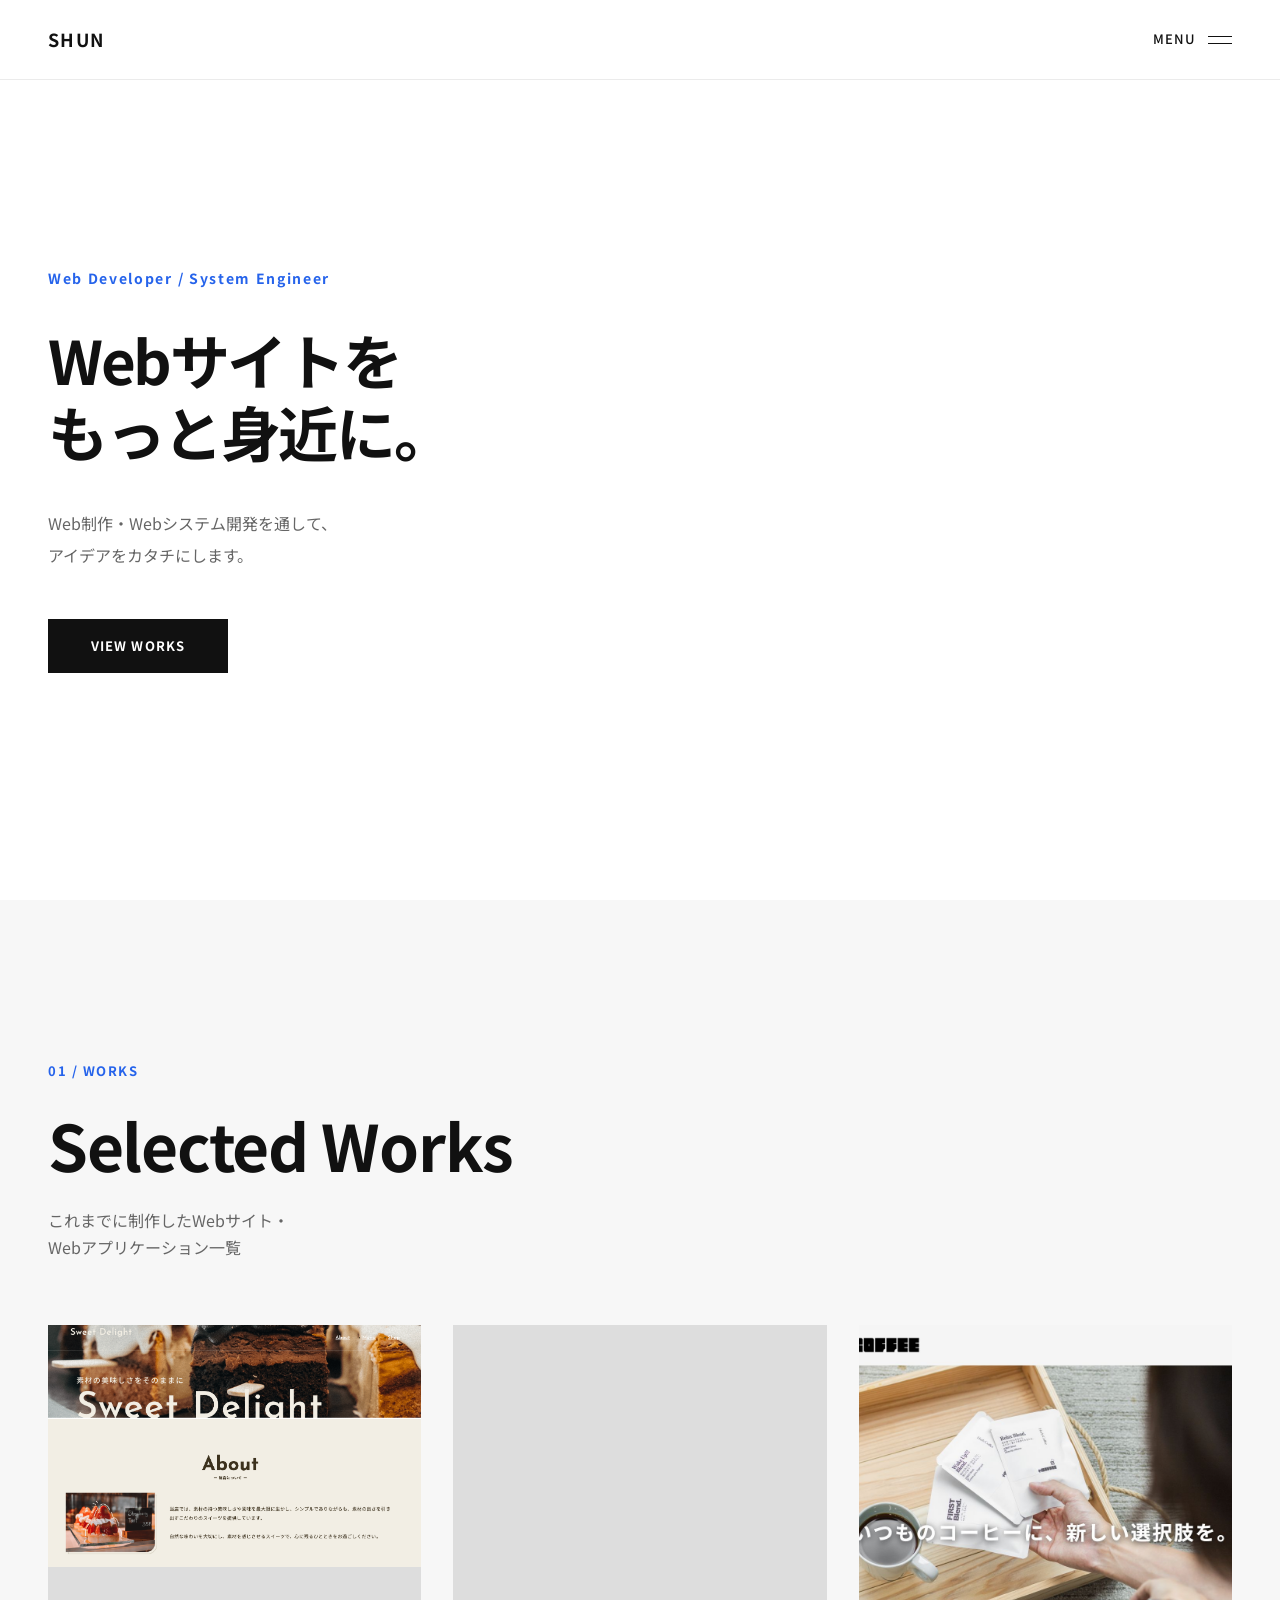
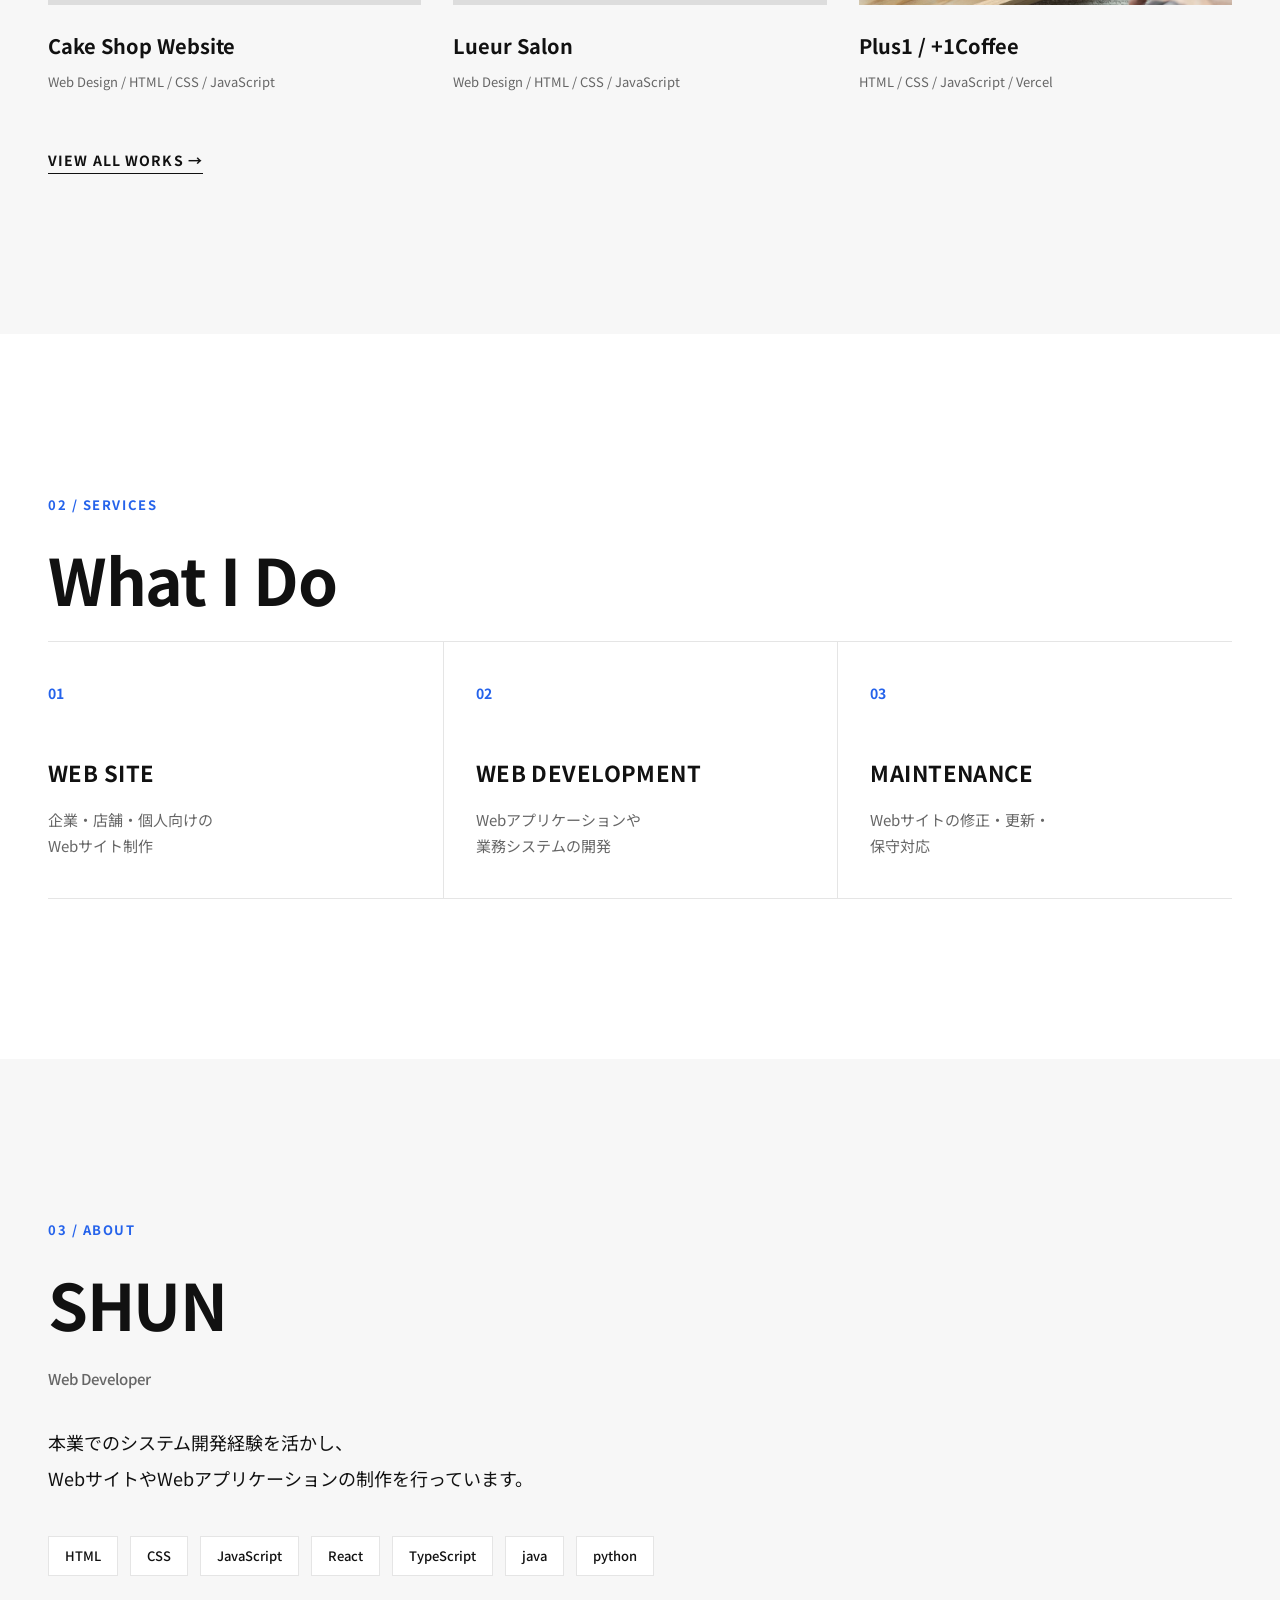
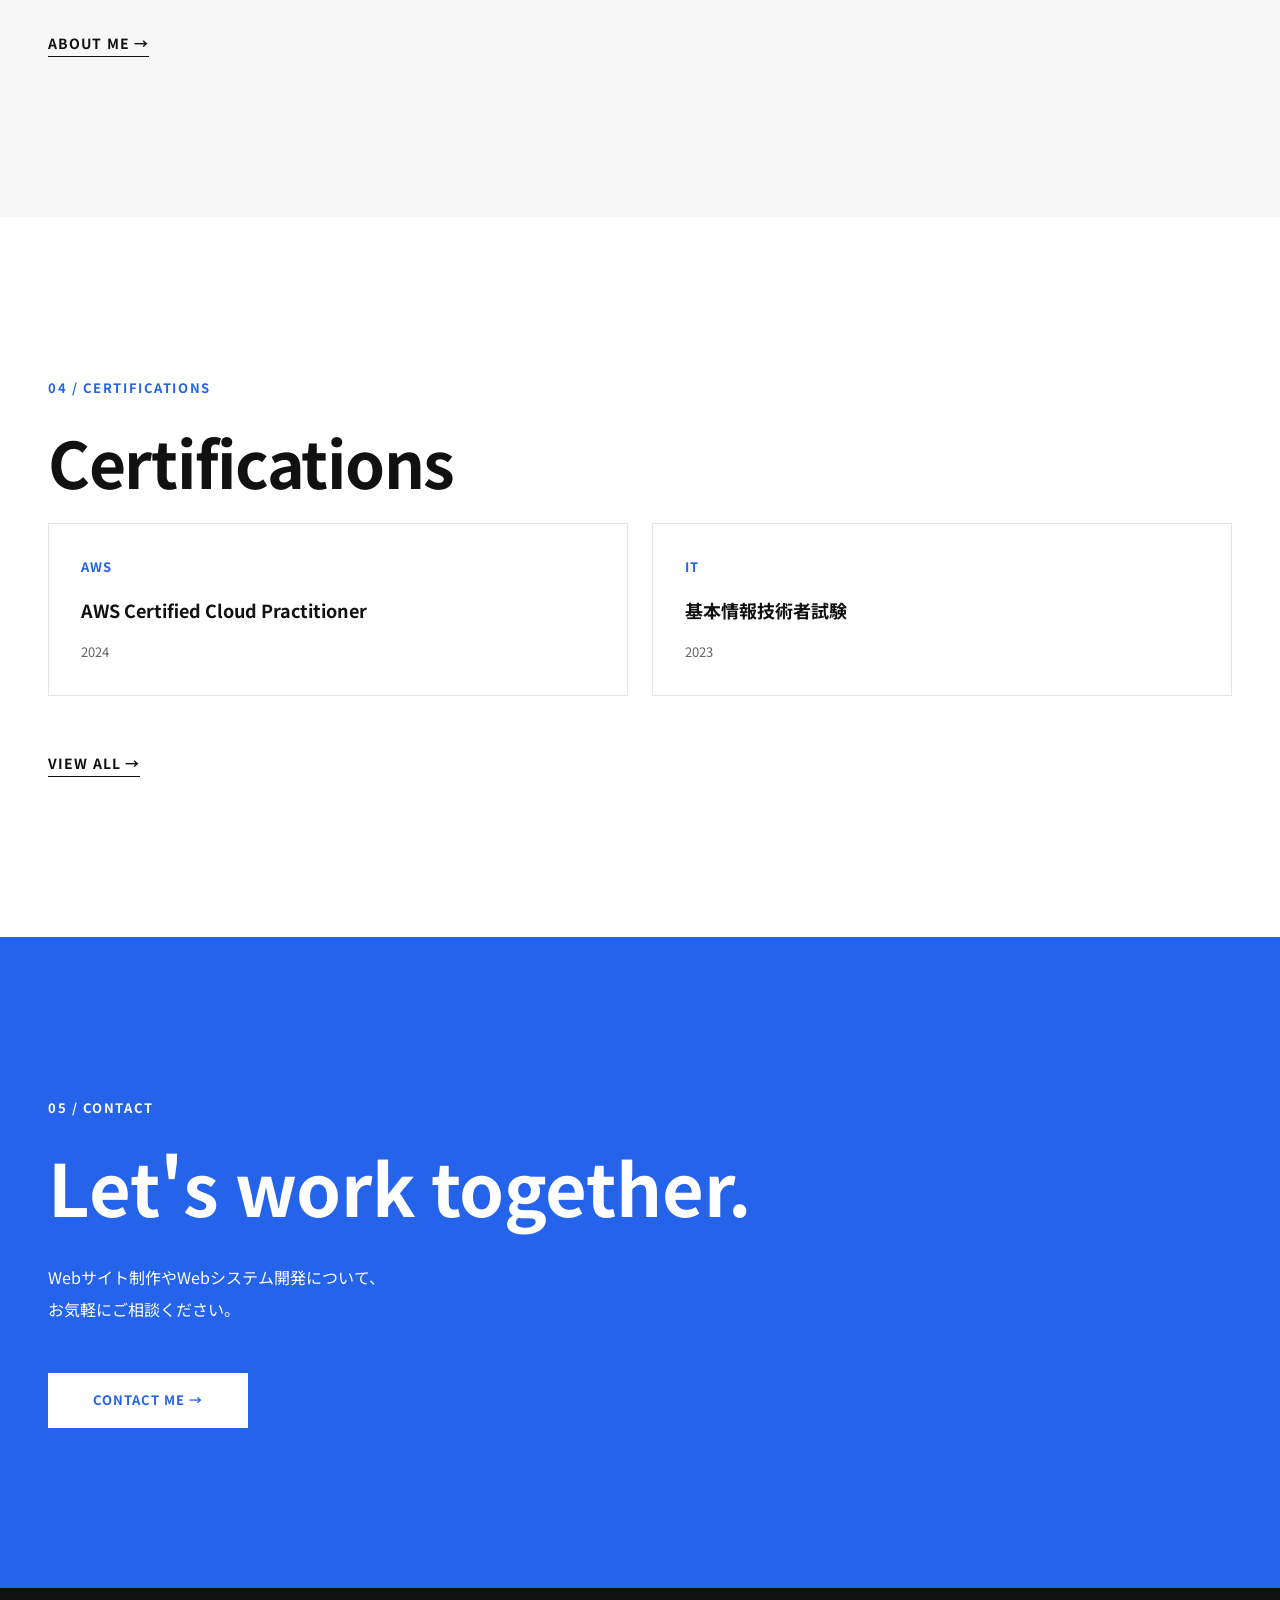
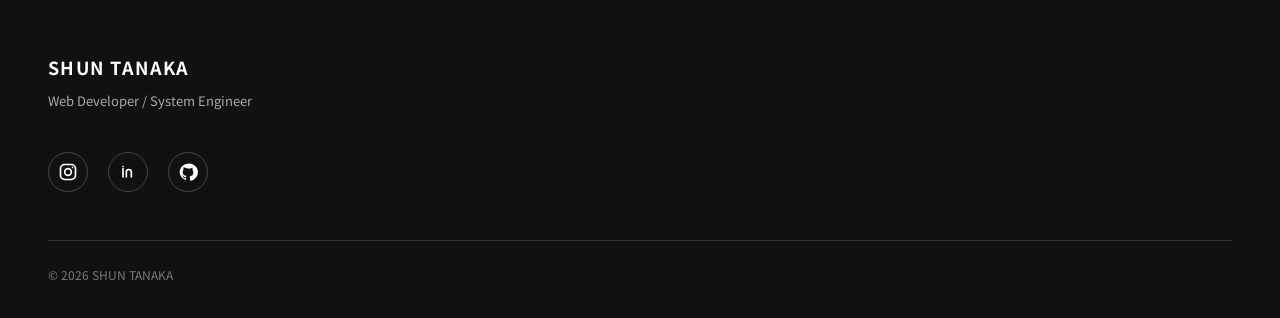
<file: index.html>
<!doctype html>
<html lang="ja">
  <head>
    <meta charset="UTF-8" />
    <meta name="viewport" content="width=device-width, initial-scale=1.0" />

    <title>SHUN | Web Developer</title>

    <!-- Google Fonts -->
    <link rel="preconnect" href="https://fonts.googleapis.com" />
    <link rel="preconnect" href="https://fonts.gstatic.com" crossorigin />
    <link
      href="https://fonts.googleapis.com/css2?family=Noto+Sans+JP:wght@400;500;700&display=swap"
      rel="stylesheet"
    />

    <!-- CSS -->
    <link rel="stylesheet" href="../css/style.css" />

    <!-- JavaScript -->
    <script src="../js/main.js" defer></script>
  </head>

  <body>
    <div id="header"></div>
    <!-- Main -->
    <main>
      <!-- Hero -->
      <section id="hero" class="hero">
        <div class="hero__inner">
          <p class="hero__eyebrow">Web Developer / System Engineer</p>

          <h1 class="hero__title">
            Webサイトを<br />
            もっと身近に。
          </h1>

          <p class="hero__description">
            Web制作・Webシステム開発を通して、<br />
            アイデアをカタチにします。
          </p>

          <a href="./works.html" class="hero__button"> VIEW WORKS </a>
        </div>
      </section>

      <!-- Works -->
      <section id="works" class="works">
        <div class="section__inner">
          <p class="section__eyebrow">01 / WORKS</p>

          <h2 class="section__title">Selected Works</h2>

          <p class="section__description">
            これまでに制作したWebサイト・<br />
            Webアプリケーション一覧
          </p>

          <div class="works__list">
            <article class="works__item">
              <a
                href="https://shun-0213.github.io/cake-shop/"
                target="_blank"
                rel="noopener noreferrer"
              >
                <div class="works__image">
                  <img src="../img/cake-shop.png" alt="Cake Shop Website" />
                </div>

                <h3 class="works__title">Cake Shop Website</h3>

                <p class="works__category">
                  Web Design / HTML / CSS / JavaScript
                </p>
              </a>
            </article>

            <article class="works__item">
              <a
                href="https://lueur-salon-nine.vercel.app/"
                target="_blank"
                rel="noopener noreferrer"
              >
                <div class="works__image">
                  <iframe
                    src="https://lueur-salon-nine.vercel.app/"
                    title="Lueur Salon Website Preview"
                    loading="lazy"
                    tabindex="-1"
                    style="display: block; width: 100%; height: 100%; border: none; pointer-events: none;"
                  ></iframe>
                </div>

                <h3 class="works__title">Lueur Salon</h3>

                <p class="works__category">
                  Web Design / HTML / CSS / JavaScript
                </p>
              </a>
            </article>
            <article class="works__item">
              <a href="https://plus1-omega.vercel.app/" target="_blank" rel="noopener noreferrer">
                <div class="works__image">
                  <img src="./img/plus1.png" alt="Plus1（+1Coffee）のトップページ" width="1280" height="720" loading="lazy" style="display: block; width: 100%; height: 100%; object-fit: cover; object-position: top;" />
                </div>
                <h3 class="works__title">Plus1 / +1Coffee</h3>
                <p class="works__category">HTML / CSS / JavaScript / Vercel</p>
              </a>
            </article>
          </div>

          <a href="./works.html" class="section__link"> VIEW ALL WORKS → </a>
        </div>
      </section>

      <!-- Services -->
      <section id="services" class="services">
        <div class="section__inner">
          <p class="section__eyebrow">02 / SERVICES</p>

          <h2 class="section__title">What I Do</h2>

          <div class="services__list">
            <article class="services__item">
              <span class="services__number">01</span>

              <h3 class="services__title">WEB SITE</h3>

              <p class="services__description">
                企業・店舗・個人向けの<br />
                Webサイト制作
              </p>
            </article>

            <article class="services__item">
              <span class="services__number">02</span>

              <h3 class="services__title">WEB DEVELOPMENT</h3>

              <p class="services__description">
                Webアプリケーションや<br />
                業務システムの開発
              </p>
            </article>

            <article class="services__item">
              <span class="services__number">03</span>

              <h3 class="services__title">MAINTENANCE</h3>

              <p class="services__description">
                Webサイトの修正・更新・<br />
                保守対応
              </p>
            </article>
          </div>
        </div>
      </section>

      <!-- About -->
      <section id="about" class="about">
        <div class="section__inner">
          <p class="section__eyebrow">03 / ABOUT</p>

          <h2 class="section__title">SHUN</h2>

          <p class="about__role">Web Developer</p>

          <p class="about__description">
            本業でのシステム開発経験を活かし、<br />
            WebサイトやWebアプリケーションの制作を行っています。
          </p>

          <div class="about__skills">
            <span>HTML</span>
            <span>CSS</span>
            <span>JavaScript</span>
            <span>React</span>
            <span>TypeScript</span>
            <span>java</span>
            <span>python</span>
          </div>

          <a href="./about.html" class="section__link"> ABOUT ME → </a>
        </div>
      </section>

      <!-- Certifications -->
      <section id="certifications" class="certifications">
        <div class="section__inner">
          <p class="section__eyebrow">04 / CERTIFICATIONS</p>

          <h2 class="section__title">Certifications</h2>

          <div class="certifications__list">
            <article class="certifications__item">
              <p class="certifications__category">AWS</p>

              <h3 class="certifications__title">
                AWS Certified Cloud Practitioner
              </h3>

              <p class="certifications__year">2024</p>
            </article>

            <article class="certifications__item">
              <p class="certifications__category">IT</p>

              <h3 class="certifications__title">基本情報技術者試験</h3>

              <p class="certifications__year">2023</p>
            </article>
          </div>

          <a href="./about.html" class="section__link"> VIEW ALL → </a>
        </div>
      </section>

      <!-- Contact -->
      <section id="contact" class="contact">
        <div class="section__inner">
          <p class="section__eyebrow">05 / CONTACT</p>

          <h2 class="contact__title">Let's work together.</h2>

          <p class="contact__description">
            Webサイト制作やWebシステム開発について、<br />
            お気軽にご相談ください。
          </p>

          <a href="./contact.html" class="contact__button"> CONTACT ME → </a>
        </div>
      </section>
    </main>

    <!-- Footer -->
    <div id="footer"></div>
  </body>
</html>
</file>
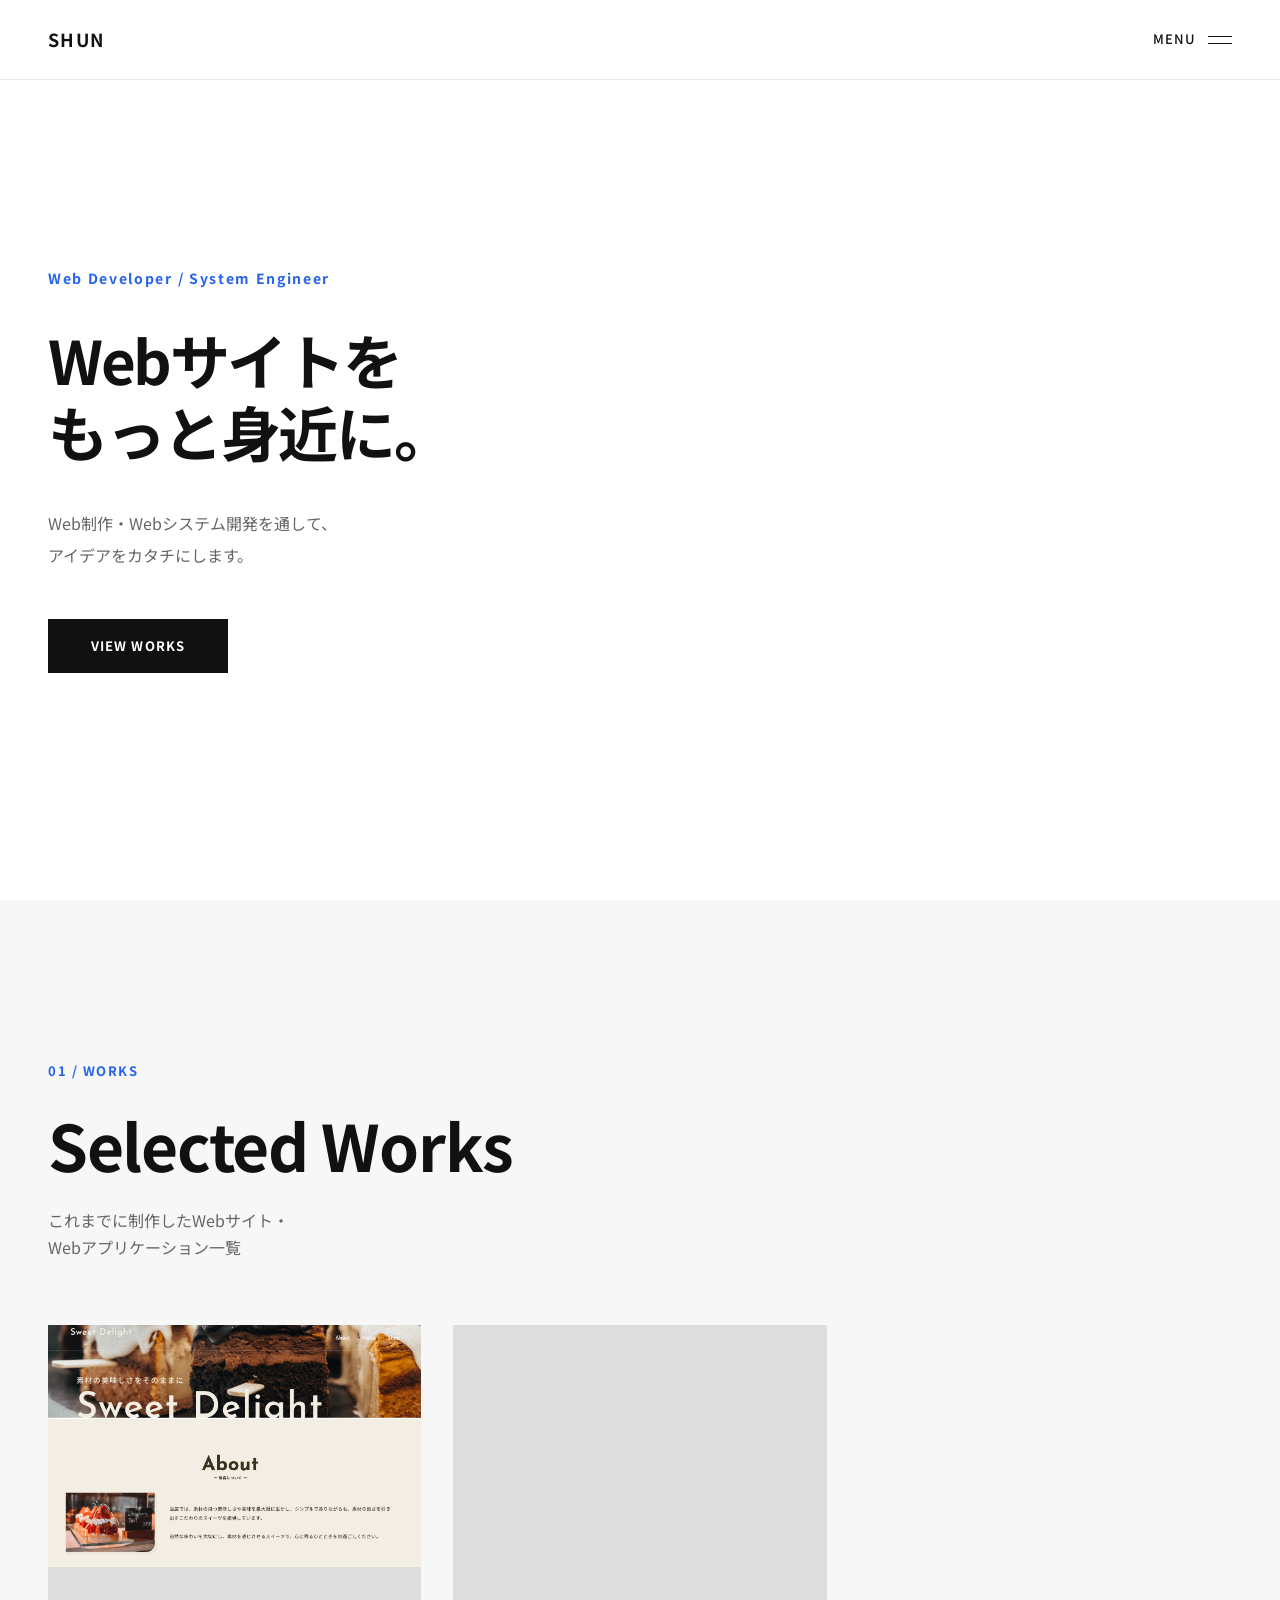
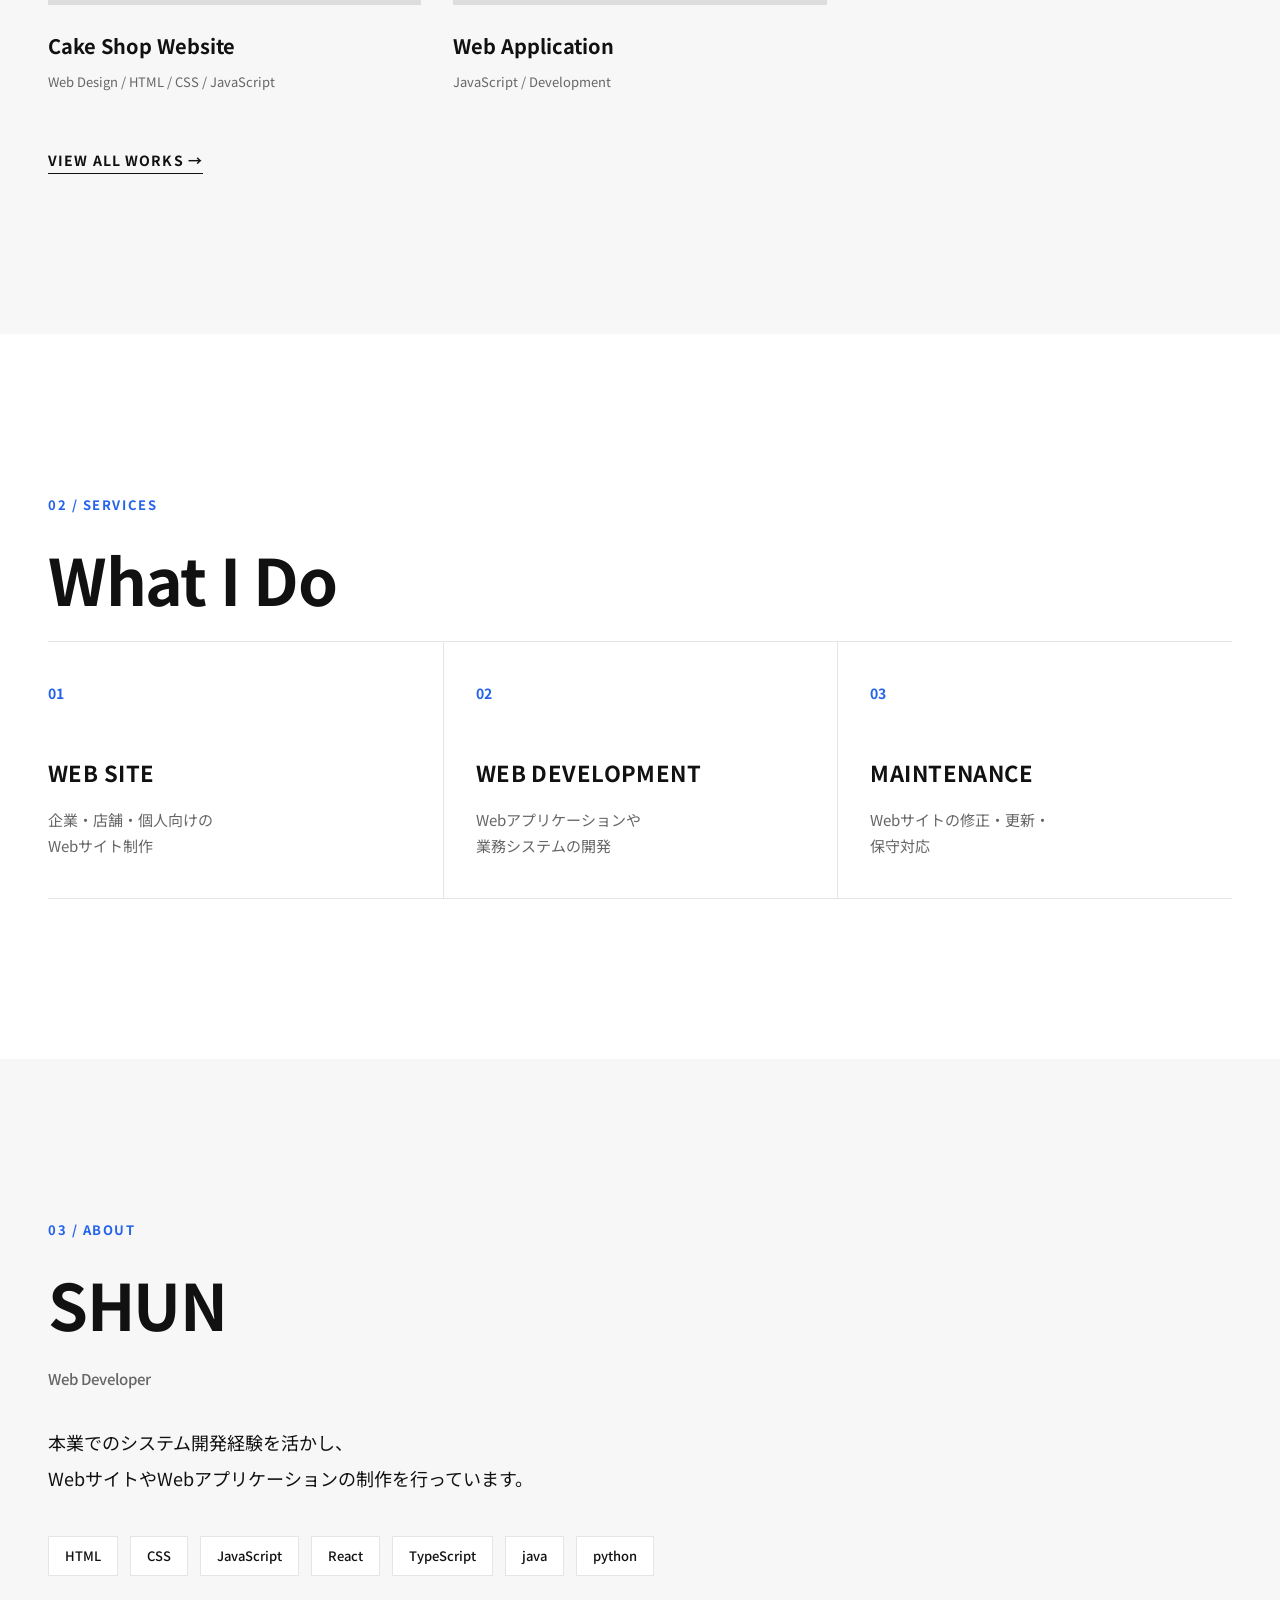
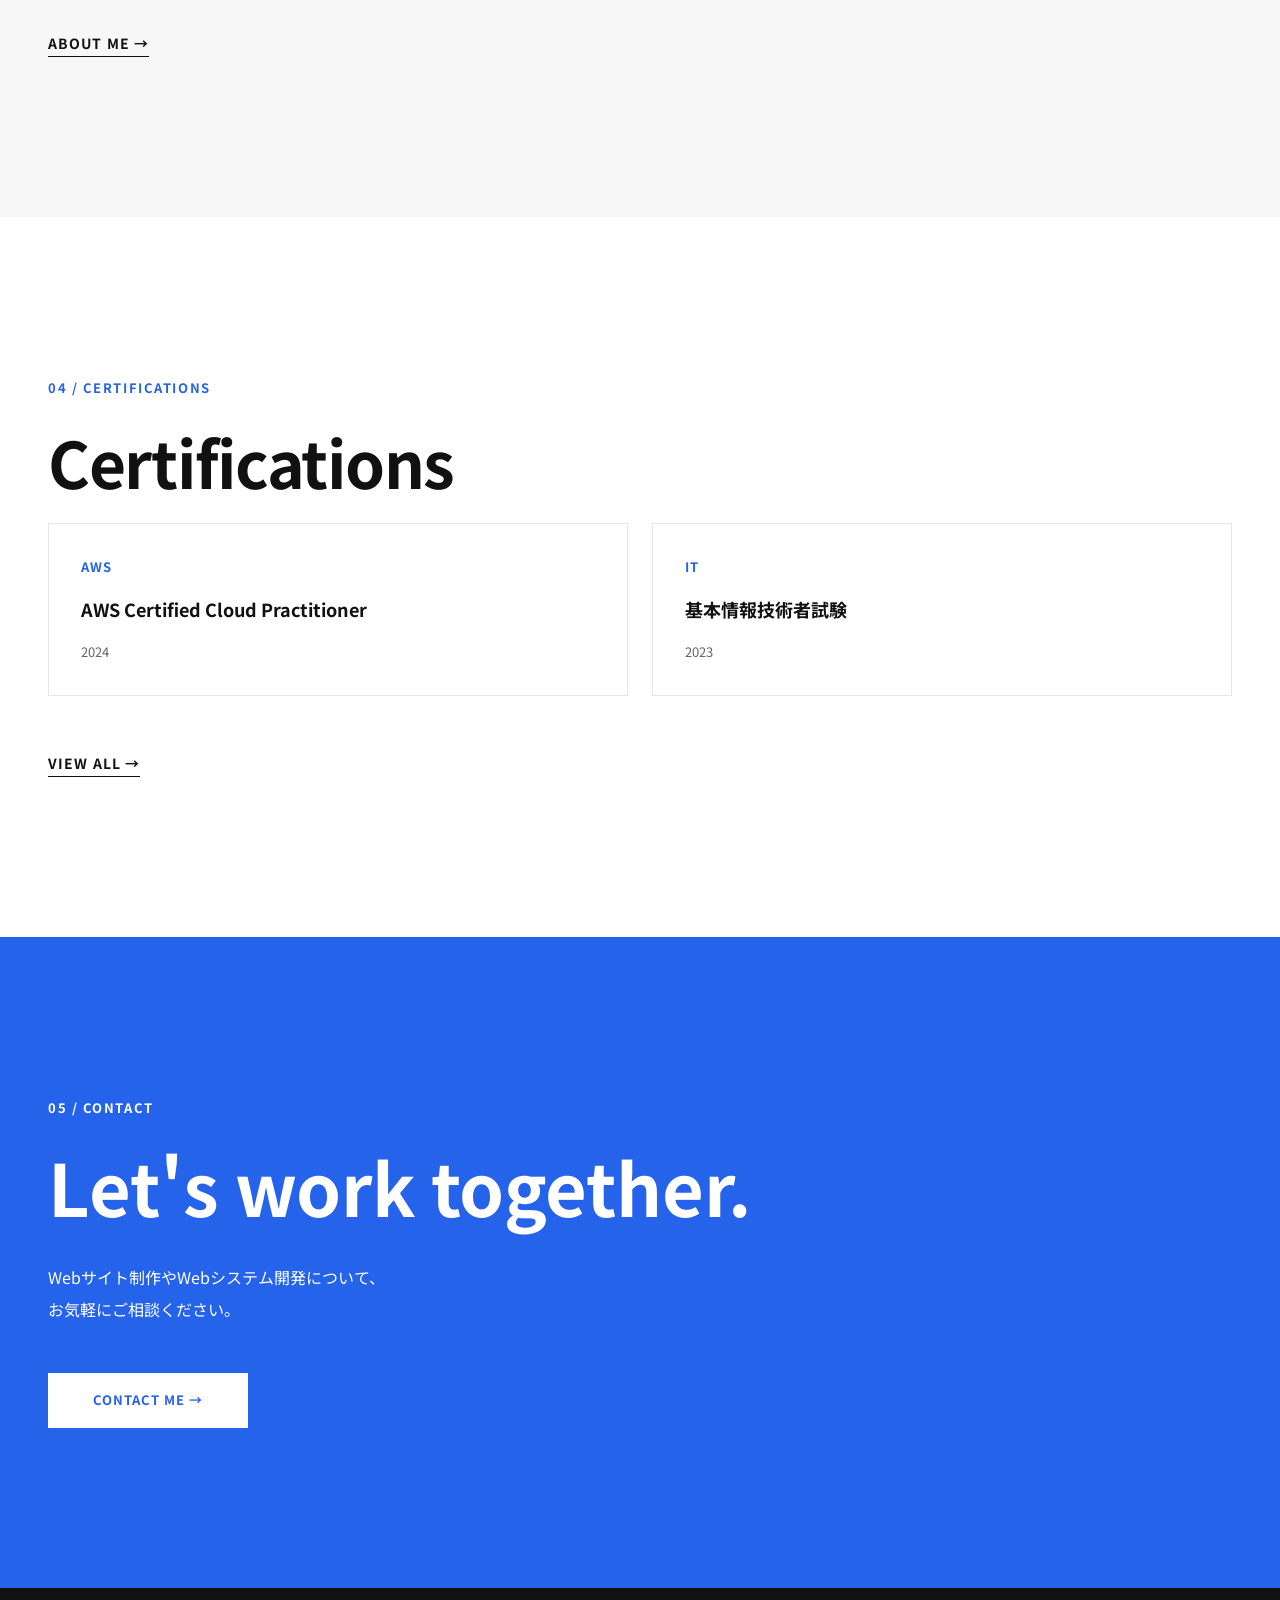
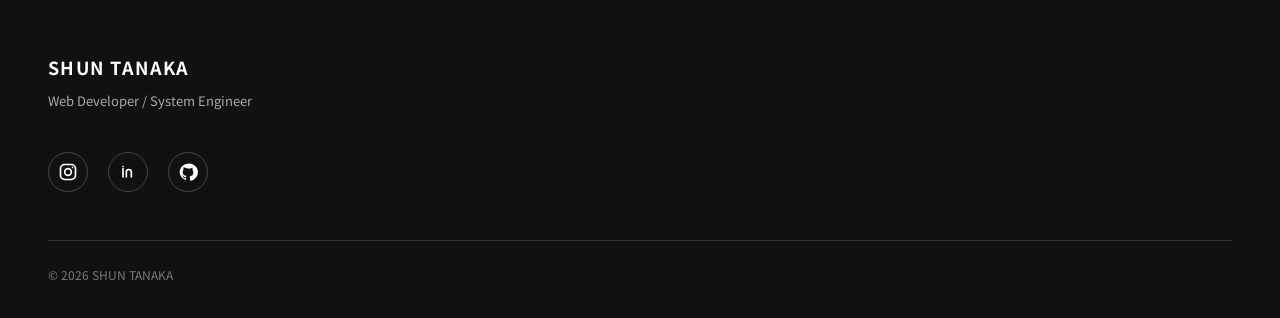
<file: html/index.html>
<!doctype html>
<html lang="ja">
  <head>
    <meta charset="UTF-8" />
    <meta name="viewport" content="width=device-width, initial-scale=1.0" />

    <title>SHUN | Web Developer</title>

    <!-- Google Fonts -->
    <link rel="preconnect" href="https://fonts.googleapis.com" />
    <link rel="preconnect" href="https://fonts.gstatic.com" crossorigin />
    <link
      href="https://fonts.googleapis.com/css2?family=Noto+Sans+JP:wght@400;500;700&display=swap"
      rel="stylesheet"
    />

    <!-- CSS -->
    <link rel="stylesheet" href="../css/style.css" />

    <!-- JavaScript -->
    <script src="../js/main.js" defer></script>
  </head>

  <body>
    <div id="header"></div>
    <!-- Main -->
    <main>
      <!-- Hero -->
      <section id="hero" class="hero">
        <div class="hero__inner">
          <p class="hero__eyebrow">Web Developer / System Engineer</p>

          <h1 class="hero__title">
            Webサイトを<br />
            もっと身近に。
          </h1>

          <p class="hero__description">
            Web制作・Webシステム開発を通して、<br />
            アイデアをカタチにします。
          </p>

          <a href="./works.html" class="hero__button"> VIEW WORKS </a>
        </div>
      </section>

      <!-- Works -->
      <section id="works" class="works">
        <div class="section__inner">
          <p class="section__eyebrow">01 / WORKS</p>

          <h2 class="section__title">Selected Works</h2>

          <p class="section__description">
            これまでに制作したWebサイト・<br />
            Webアプリケーション一覧
          </p>

          <div class="works__list">
            <article class="works__item">
              <a
                href="https://shun-0213.github.io/cake-shop/"
                target="_blank"
                rel="noopener noreferrer"
              >
                <div class="works__image">
                  <img src="../img/cake-shop.png" alt="Cake Shop Website" />
                </div>

                <h3 class="works__title">Cake Shop Website</h3>

                <p class="works__category">
                  Web Design / HTML / CSS / JavaScript
                </p>
              </a>
            </article>

            <article class="works__item">
              <a href="./works.html">
                <div class="works__image">
                  <!-- Project Image -->
                </div>

                <h3 class="works__title">Web Application</h3>

                <p class="works__category">JavaScript / Development</p>
              </a>
            </article>
          </div>

          <a href="./works.html" class="section__link"> VIEW ALL WORKS → </a>
        </div>
      </section>

      <!-- Services -->
      <section id="services" class="services">
        <div class="section__inner">
          <p class="section__eyebrow">02 / SERVICES</p>

          <h2 class="section__title">What I Do</h2>

          <div class="services__list">
            <article class="services__item">
              <span class="services__number">01</span>

              <h3 class="services__title">WEB SITE</h3>

              <p class="services__description">
                企業・店舗・個人向けの<br />
                Webサイト制作
              </p>
            </article>

            <article class="services__item">
              <span class="services__number">02</span>

              <h3 class="services__title">WEB DEVELOPMENT</h3>

              <p class="services__description">
                Webアプリケーションや<br />
                業務システムの開発
              </p>
            </article>

            <article class="services__item">
              <span class="services__number">03</span>

              <h3 class="services__title">MAINTENANCE</h3>

              <p class="services__description">
                Webサイトの修正・更新・<br />
                保守対応
              </p>
            </article>
          </div>
        </div>
      </section>

      <!-- About -->
      <section id="about" class="about">
        <div class="section__inner">
          <p class="section__eyebrow">03 / ABOUT</p>

          <h2 class="section__title">SHUN</h2>

          <p class="about__role">Web Developer</p>

          <p class="about__description">
            本業でのシステム開発経験を活かし、<br />
            WebサイトやWebアプリケーションの制作を行っています。
          </p>

          <div class="about__skills">
            <span>HTML</span>
            <span>CSS</span>
            <span>JavaScript</span>
            <span>React</span>
            <span>TypeScript</span>
            <span>java</span>
            <span>python</span>
          </div>

          <a href="./about.html" class="section__link"> ABOUT ME → </a>
        </div>
      </section>

      <!-- Certifications -->
      <section id="certifications" class="certifications">
        <div class="section__inner">
          <p class="section__eyebrow">04 / CERTIFICATIONS</p>

          <h2 class="section__title">Certifications</h2>

          <div class="certifications__list">
            <article class="certifications__item">
              <p class="certifications__category">AWS</p>

              <h3 class="certifications__title">
                AWS Certified Cloud Practitioner
              </h3>

              <p class="certifications__year">2024</p>
            </article>

            <article class="certifications__item">
              <p class="certifications__category">IT</p>

              <h3 class="certifications__title">基本情報技術者試験</h3>

              <p class="certifications__year">2023</p>
            </article>
          </div>

          <a href="./about.html" class="section__link"> VIEW ALL → </a>
        </div>
      </section>

      <!-- Contact -->
      <section id="contact" class="contact">
        <div class="section__inner">
          <p class="section__eyebrow">05 / CONTACT</p>

          <h2 class="contact__title">Let's work together.</h2>

          <p class="contact__description">
            Webサイト制作やWebシステム開発について、<br />
            お気軽にご相談ください。
          </p>

          <a href="./contact.html" class="contact__button"> CONTACT ME → </a>
        </div>
      </section>
    </main>

    <!-- Footer -->
    <div id="footer"></div>
  </body>
</html>
</file>
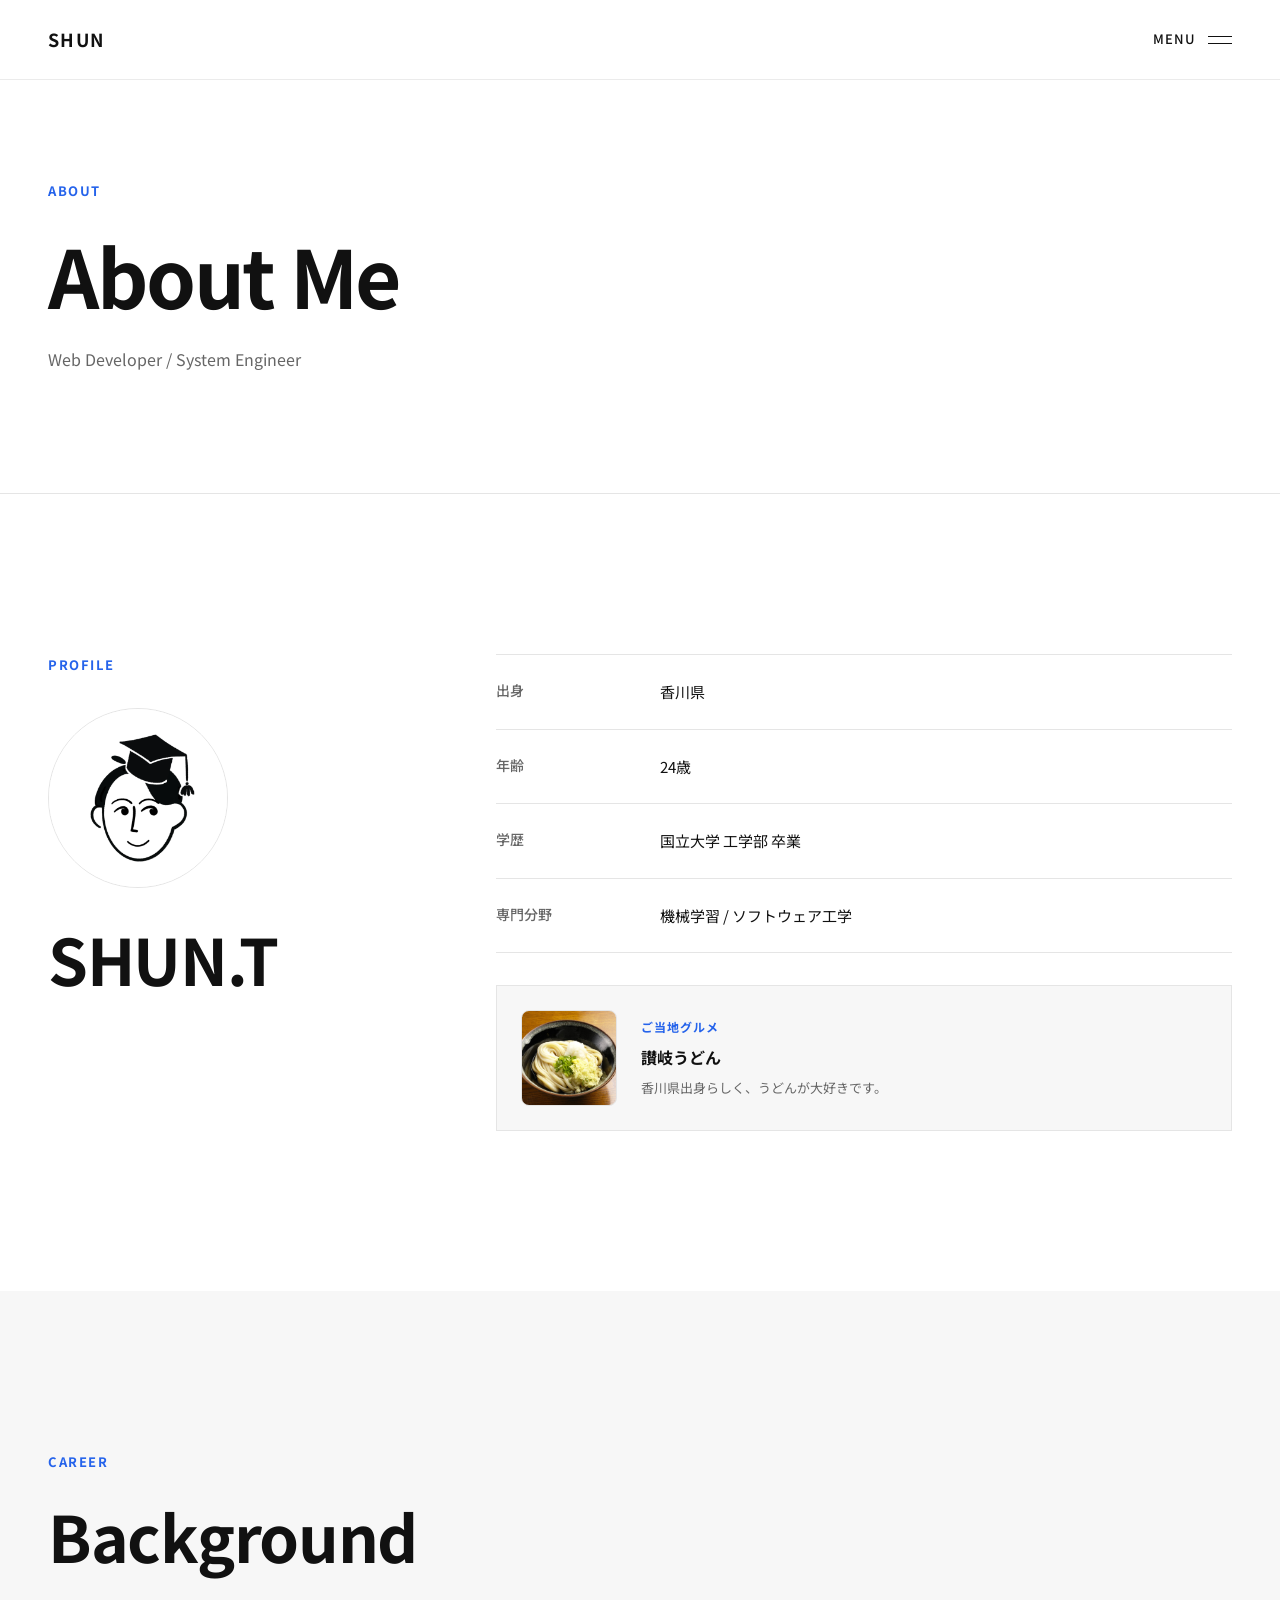
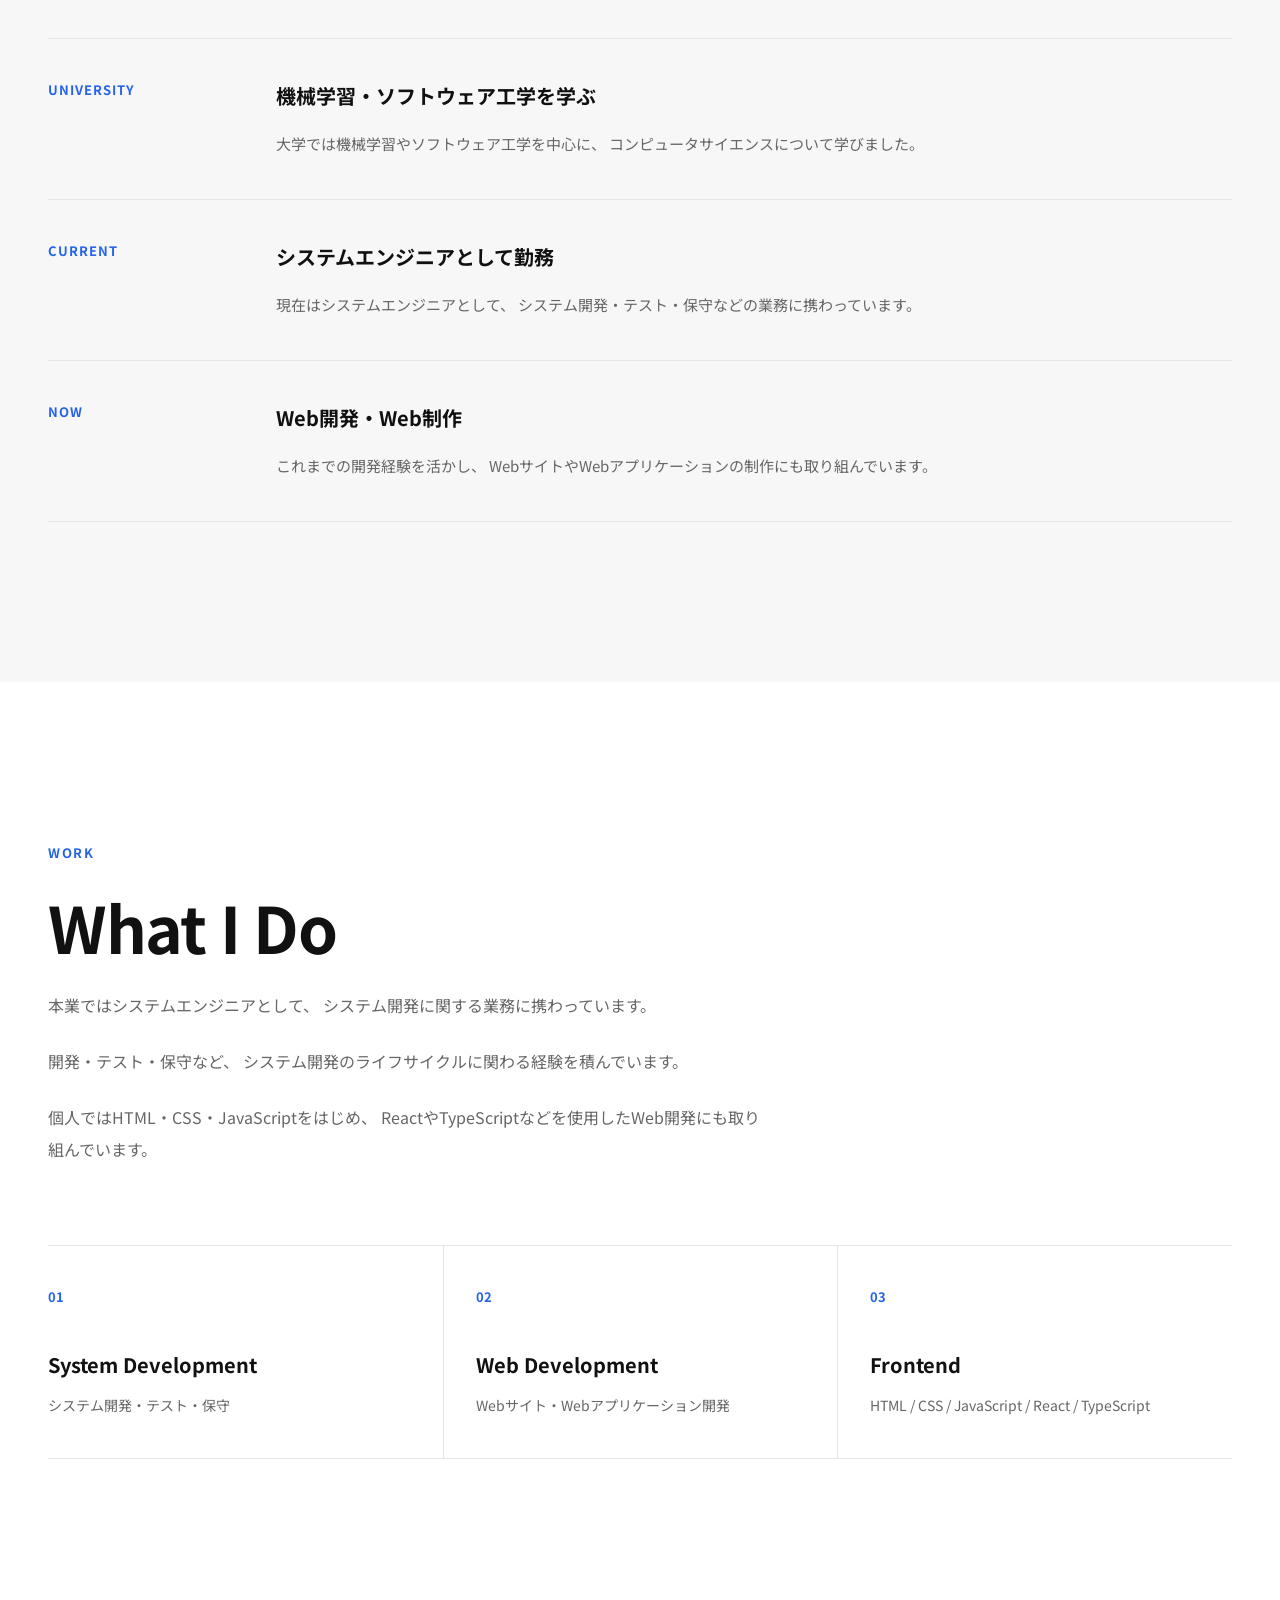
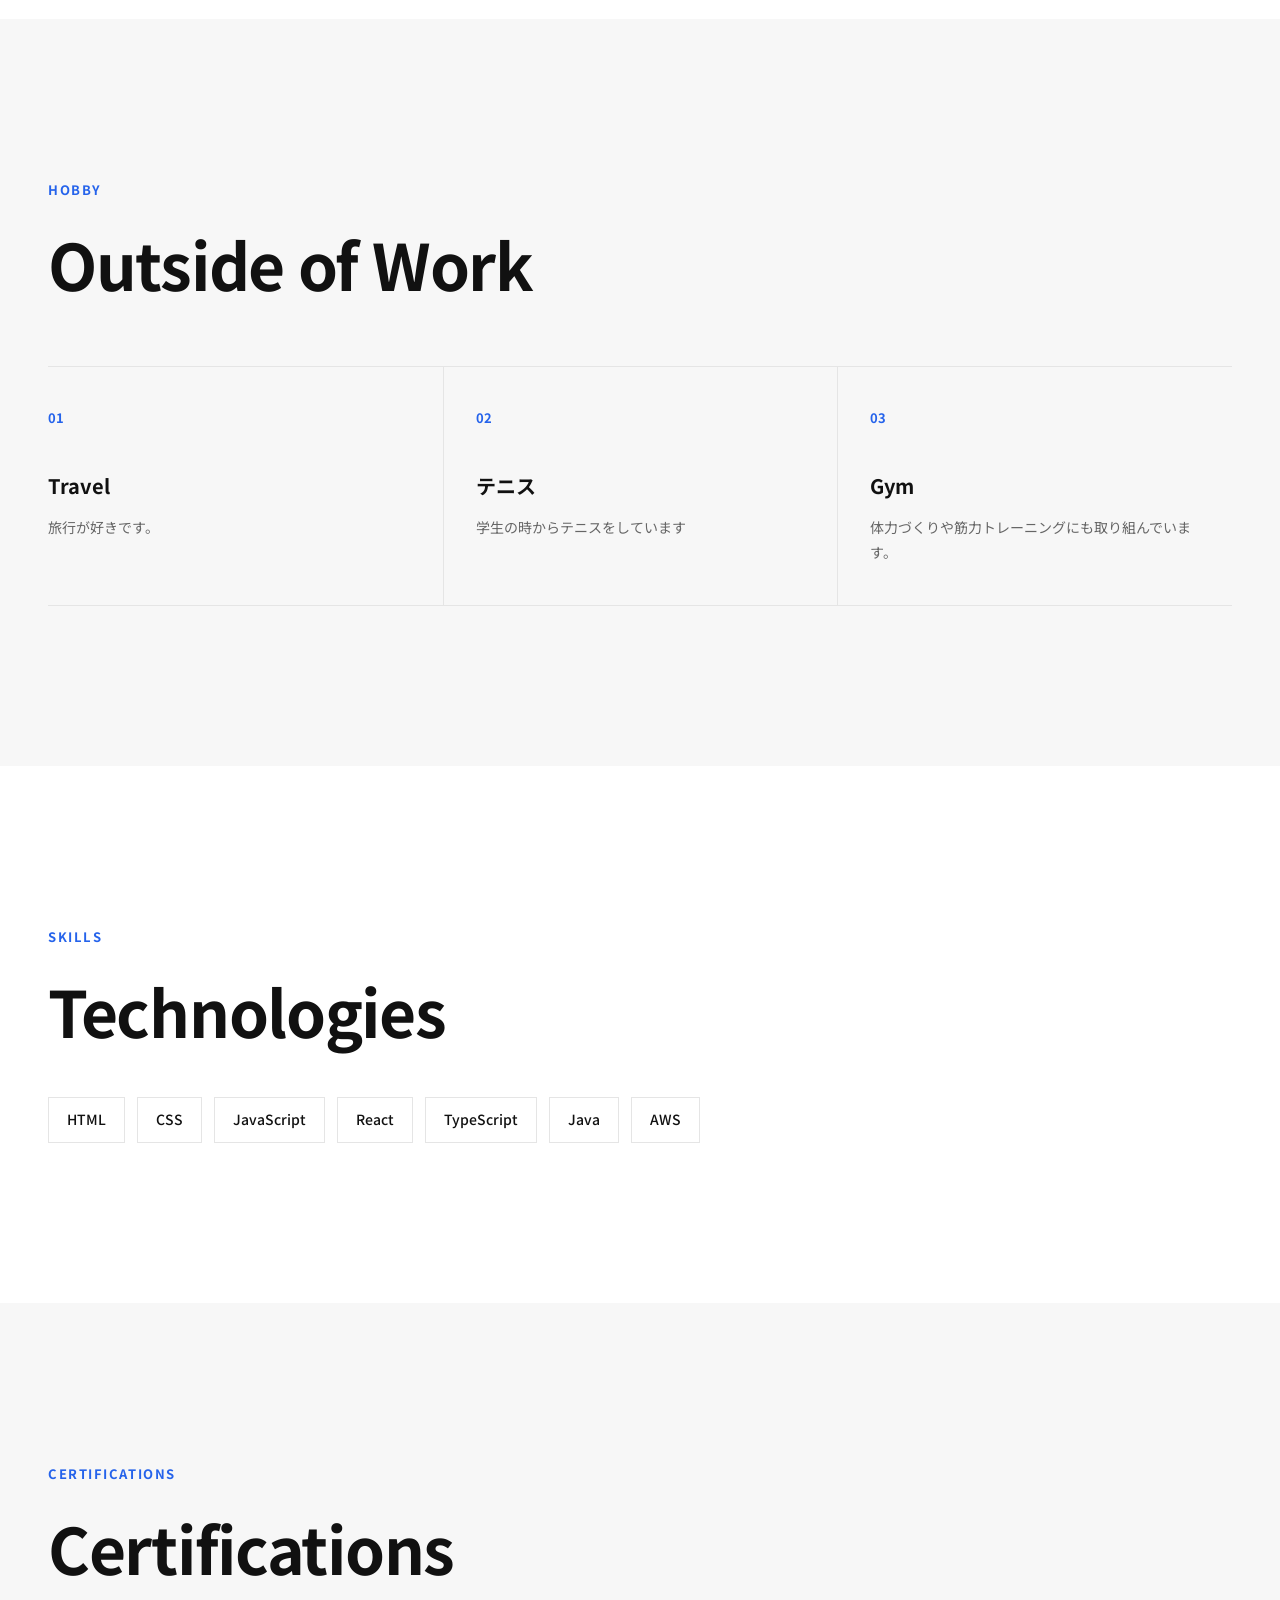
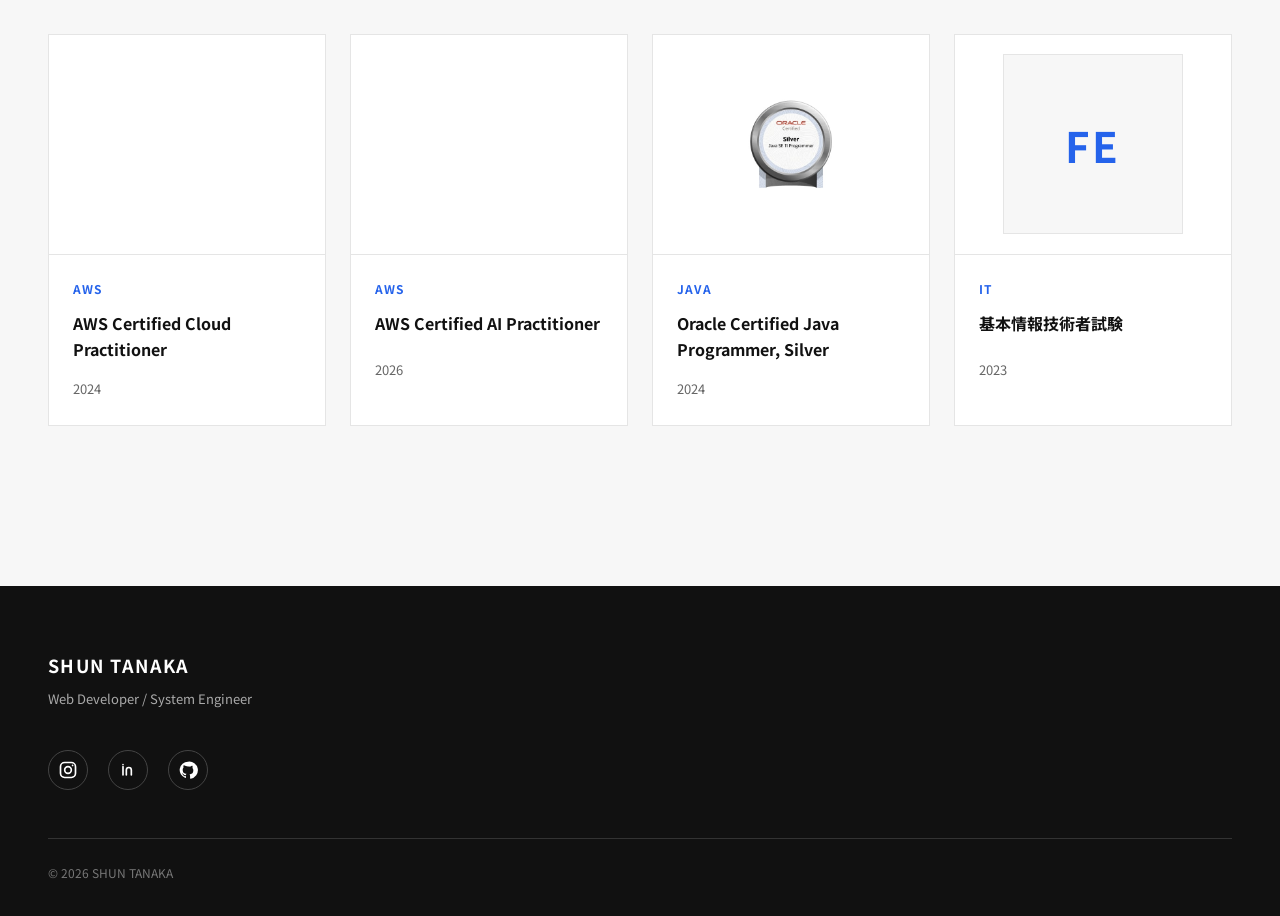
<file: about.html>
<!doctype html>
<html lang="ja">
  <head>
    <meta charset="UTF-8" />
    <meta name="viewport" content="width=device-width, initial-scale=1.0" />

    <title>About | SHUN .T</title>

    <meta
      name="description"
      content="SHUN TANAKAのプロフィール、経歴、スキル、資格などを紹介しています。"
    />

    <!-- Google Fonts -->
    <link rel="preconnect" href="https://fonts.googleapis.com" />
    <link rel="preconnect" href="https://fonts.gstatic.com" crossorigin />

    <link
      href="https://fonts.googleapis.com/css2?family=Noto+Sans+JP:wght@400;500;700&display=swap"
      rel="stylesheet"
    />

    <!-- CSS -->
    <link rel="stylesheet" href="../css/style.css" />
    <link rel="stylesheet" href="../css/about.css" />

    <!-- JavaScript -->
    <script src="../js/main.js" defer></script>
  </head>

  <body>
    <!-- Header -->
    <div id="header"></div>

    <!-- Main -->
    <main>
      <!-- ========================================
           Page Hero
      ======================================== -->

      <section class="page-hero">
        <div class="section__inner">
          <p class="section__eyebrow">ABOUT</p>

          <h1 class="page-hero__title">About Me</h1>

          <p class="page-hero__description">Web Developer / System Engineer</p>
        </div>
      </section>

      <!-- ========================================
           Profile
      ======================================== -->

      <section class="about-profile">
        <div class="section__inner">
          <div class="about-profile__grid">
            <div class="about-profile__heading">
              <p class="section__eyebrow">PROFILE</p>

              <div class="about-profile__photo">
                <img
                  src="../img/my-notion-face-portrait.png"
                  alt="SHUN TANAKA"
                />
              </div>

              <h2 class="section__title">SHUN.T</h2>
            </div>

            <div class="about-profile__content">
              <dl class="profile-list">
                <div class="profile-list__item">
                  <dt>出身</dt>
                  <dd>香川県</dd>
                </div>

                <div class="profile-list__item">
                  <dt>年齢</dt>
                  <dd id="js-age" data-birthday="2002-02-13">24歳</dd>
                </div>

                <div class="profile-list__item">
                  <dt>学歴</dt>
                  <dd>国立大学 工学部 卒業</dd>
                </div>

                <div class="profile-list__item">
                  <dt>専門分野</dt>
                  <dd>機械学習 / ソフトウェア工学</dd>
                </div>
              </dl>

              <div class="about-profile__local">
                <div class="about-profile__local-image">
                  <img src="../img/udon.jpeg" alt="讃岐うどん" />
                </div>

                <div class="about-profile__local-text">
                  <p class="about-profile__local-label">ご当地グルメ</p>
                  <p class="about-profile__local-title">讃岐うどん</p>
                  <p class="about-profile__local-description">
                    香川県出身らしく、うどんが大好きです。
                  </p>
                </div>
              </div>
            </div>
          </div>
        </div>
      </section>

      <!-- ========================================
           Career
      ======================================== -->

      <section class="about-career">
        <div class="section__inner">
          <p class="section__eyebrow">CAREER</p>

          <h2 class="section__title">Background</h2>

          <div class="career-list">
            <article class="career-list__item">
              <p class="career-list__year">UNIVERSITY</p>

              <div class="career-list__content">
                <h3 class="career-list__title">
                  機械学習・ソフトウェア工学を学ぶ
                </h3>

                <p class="career-list__description">
                  大学では機械学習やソフトウェア工学を中心に、
                  コンピュータサイエンスについて学びました。
                </p>
              </div>
            </article>

            <article class="career-list__item">
              <p class="career-list__year">CURRENT</p>

              <div class="career-list__content">
                <h3 class="career-list__title">システムエンジニアとして勤務</h3>

                <p class="career-list__description">
                  現在はシステムエンジニアとして、
                  システム開発・テスト・保守などの業務に携わっています。
                </p>
              </div>
            </article>

            <article class="career-list__item">
              <p class="career-list__year">NOW</p>

              <div class="career-list__content">
                <h3 class="career-list__title">Web開発・Web制作</h3>

                <p class="career-list__description">
                  これまでの開発経験を活かし、
                  WebサイトやWebアプリケーションの制作にも取り組んでいます。
                </p>
              </div>
            </article>
          </div>
        </div>
      </section>

      <!-- ========================================
           Work
      ======================================== -->

      <section class="about-work">
        <div class="section__inner">
          <p class="section__eyebrow">WORK</p>

          <h2 class="section__title">What I Do</h2>

          <div class="work-description">
            <p>
              本業ではシステムエンジニアとして、
              システム開発に関する業務に携わっています。
            </p>

            <p>
              開発・テスト・保守など、
              システム開発のライフサイクルに関わる経験を積んでいます。
            </p>

            <p>
              個人ではHTML・CSS・JavaScriptをはじめ、
              ReactやTypeScriptなどを使用したWeb開発にも取り組んでいます。
            </p>
          </div>

          <div class="work-skills">
            <article class="work-skills__item">
              <span class="work-skills__number">01</span>

              <h3>System Development</h3>

              <p>システム開発・テスト・保守</p>
            </article>

            <article class="work-skills__item">
              <span class="work-skills__number">02</span>

              <h3>Web Development</h3>

              <p>Webサイト・Webアプリケーション開発</p>
            </article>

            <article class="work-skills__item">
              <span class="work-skills__number">03</span>

              <h3>Frontend</h3>

              <p>HTML / CSS / JavaScript / React / TypeScript</p>
            </article>
          </div>
        </div>
      </section>

      <!-- ========================================
           Hobby
      ======================================== -->

      <section class="about-hobby">
        <div class="section__inner">
          <p class="section__eyebrow">HOBBY</p>

          <h2 class="section__title">Outside of Work</h2>

          <div class="hobby-list">
            <article class="hobby-list__item">
              <span class="hobby-list__number">01</span>

              <h3>Travel</h3>

              <p>旅行が好きです。</p>
            </article>

            <article class="hobby-list__item">
              <span class="hobby-list__number">02</span>

              <h3>テニス</h3>

              <p>学生の時からテニスをしています</p>
            </article>

            <article class="hobby-list__item">
              <span class="hobby-list__number">03</span>

              <h3>Gym</h3>

              <p>体力づくりや筋力トレーニングにも取り組んでいます。</p>
            </article>
          </div>
        </div>
      </section>

      <!-- ========================================
           Skills
      ======================================== -->

      <section class="about-skills">
        <div class="section__inner">
          <p class="section__eyebrow">SKILLS</p>

          <h2 class="section__title">Technologies</h2>

          <div class="about-skills__list">
            <span>HTML</span>
            <span>CSS</span>
            <span>JavaScript</span>
            <span>React</span>
            <span>TypeScript</span>
            <span>Java</span>
            <span>AWS</span>
          </div>
        </div>
      </section>

      <!-- ========================================
           Certifications
      ======================================== -->

      <section class="about-certifications">
        <div class="section__inner">
          <p class="section__eyebrow">CERTIFICATIONS</p>

          <h2 class="section__title">Certifications</h2>

          <div class="certifications-grid">
            <!-- AWS Cloud Practitioner -->
            <article class="certification-card">
              <div class="certification-card__badge">
                <div
                  data-iframe-width="180"
                  data-iframe-height="180"
                  data-share-badge-id="34273f17-c711-41de-8121-bd63b18571f5"
                  data-share-badge-host="https://www.credly.com"
                ></div>
              </div>

              <div class="certification-card__content">
                <p class="certification-card__category">AWS</p>

                <h3 class="certification-card__title">
                  AWS Certified Cloud Practitioner
                </h3>

                <span class="certification-card__year">2024</span>
              </div>
            </article>

            <!-- AWS AI Practitioner -->
            <article class="certification-card">
              <div class="certification-card__badge">
                <div
                  data-iframe-width="180"
                  data-iframe-height="180"
                  data-share-badge-id="a73e4052-1547-47f9-9813-02c0de02c2c1"
                  data-share-badge-host="https://www.credly.com"
                ></div>
              </div>

              <div class="certification-card__content">
                <p class="certification-card__category">AWS</p>

                <h3 class="certification-card__title">
                  AWS Certified AI Practitioner
                </h3>

                <span class="certification-card__year">2026</span>
              </div>
            </article>

            <!-- Java Silver -->
            <article class="certification-card">
              <div class="certification-card__badge">
                <img
                  src="../img/SILVSE11JPN.jpg"
                  alt="Oracle Certified Java Programmer, Silver"
                />
              </div>

              <div class="certification-card__content">
                <p class="certification-card__category">JAVA</p>

                <h3 class="certification-card__title">
                  Oracle Certified Java Programmer, Silver
                </h3>

                <span class="certification-card__year">2024</span>
              </div>
            </article>

            <!-- Fundamental Information Technology Engineer -->
            <article class="certification-card">
              <div class="certification-card__badge">
                <div class="certification-card__badge-placeholder">FE</div>
              </div>

              <div class="certification-card__content">
                <p class="certification-card__category">IT</p>

                <h3 class="certification-card__title">基本情報技術者試験</h3>

                <span class="certification-card__year">2023</span>
              </div>
            </article>
          </div>

          <!-- Credly Script -->
          <script
            type="text/javascript"
            async
            src="https://cdn.credly.com/assets/utilities/embed.js"
          ></script>
        </div>
      </section>
    </main>

    <!-- Footer -->
    <div id="footer"></div>
  </body>
</html>
</file>
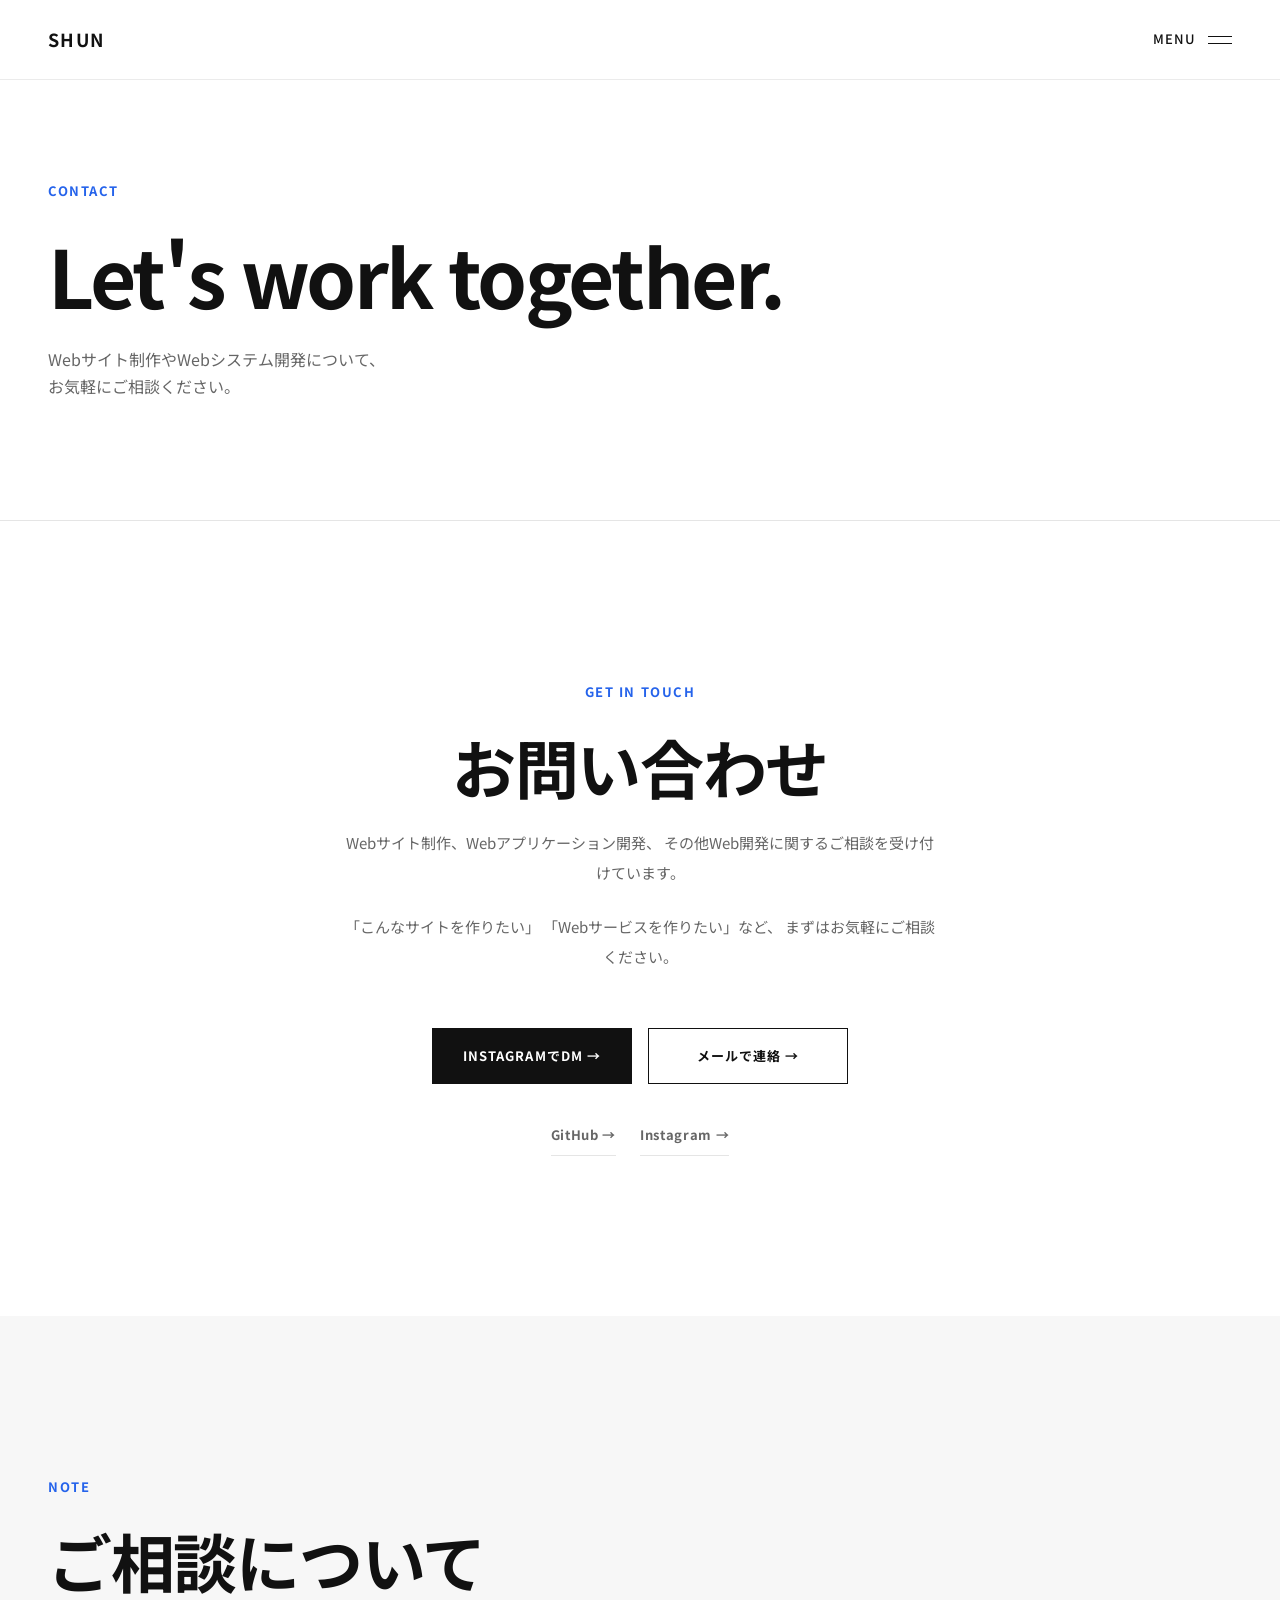
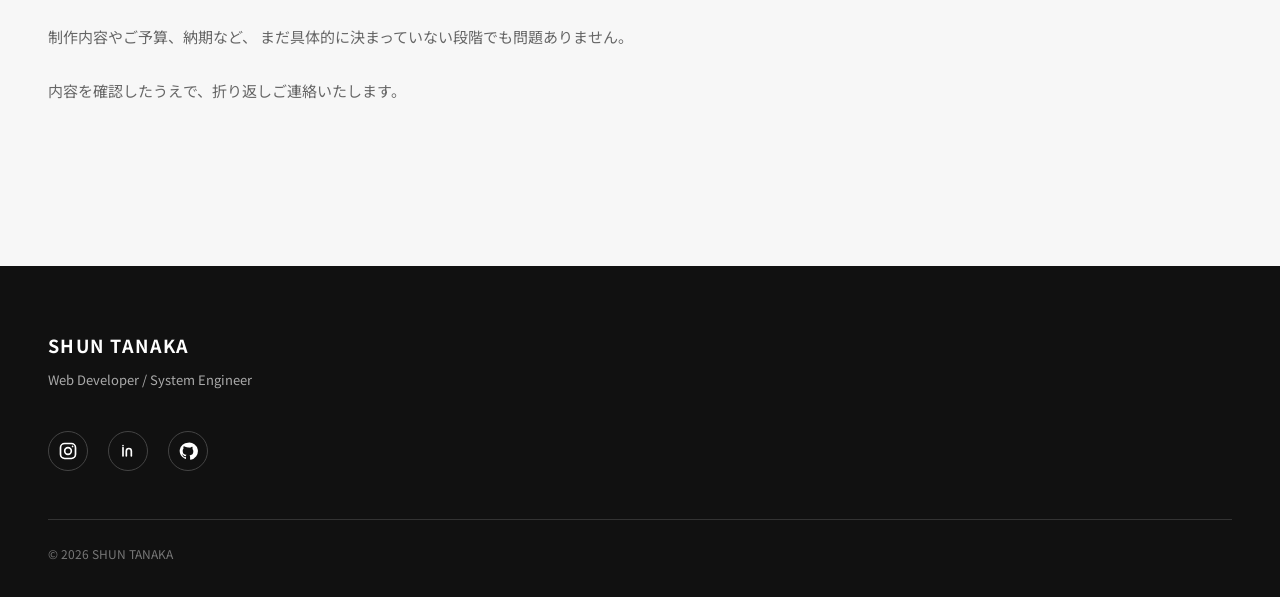
<file: contact.html>
<!doctype html>
<html lang="ja">
  <head>
    <meta charset="UTF-8" />
    <meta name="viewport" content="width=device-width, initial-scale=1.0" />

    <title>Contact | SHUN TANAKA</title>

    <meta
      name="description"
      content="SHUN TANAKAへのお問い合わせ。Webサイト制作やWebシステム開発についてお気軽にご相談ください。"
    />

    <!-- Google Fonts -->
    <link rel="preconnect" href="https://fonts.googleapis.com" />
    <link rel="preconnect" href="https://fonts.gstatic.com" crossorigin />

    <link
      href="https://fonts.googleapis.com/css2?family=Noto+Sans+JP:wght@400;500;700&display=swap"
      rel="stylesheet"
    />

    <!-- CSS -->
    <link rel="stylesheet" href="../css/style.css" />
    <link rel="stylesheet" href="../css/contact.css" />

    <!-- JavaScript -->
    <script src="../js/main.js" defer></script>
  </head>

  <body>
    <!-- Header -->
    <div id="header"></div>

    <main>
      <!-- Page Hero -->
      <section class="page-hero">
        <div class="section__inner">
          <p class="section__eyebrow">CONTACT</p>

          <h1 class="page-hero__title">Let's work together.</h1>

          <p class="page-hero__description">
            Webサイト制作やWebシステム開発について、<br />
            お気軽にご相談ください。
          </p>
        </div>
      </section>

      <!-- Contact -->
      <section class="contact-page">
        <div class="section__inner">
          <div class="contact-page__intro">
            <p class="section__eyebrow">GET IN TOUCH</p>

            <h2 class="section__title">お問い合わせ</h2>

            <p class="contact-page__description">
              Webサイト制作、Webアプリケーション開発、
              その他Web開発に関するご相談を受け付けています。
            </p>

            <p class="contact-page__description">
              「こんなサイトを作りたい」 「Webサービスを作りたい」など、
              まずはお気軽にご相談ください。
            </p>
          </div>

          <!-- Contact Actions -->
          <div class="contact-page__actions">
            <div class="contact__button-group">
              <a
                href="https://ig.me/m/shun_2025_"
                target="_blank"
                rel="noopener noreferrer"
                class="contact__button"
              >
                INSTAGRAMでDM →
              </a>

              <a
                href="mailto:ippanpeople01@gmail.com"
                class="contact__button--secondary"
              >
                メールで連絡 →
              </a>
            </div>
          </div>

          <div class="contact-page__links">
            <a
              href="https://github.com/SHUN-0213"
              target="_blank"
              rel="noopener noreferrer"
            >
              GitHub →
            </a>

            <a
              href="https://www.instagram.com/shun_2025_/"
              target="_blank"
              rel="noopener noreferrer"
            >
              Instagram →
            </a>
          </div>
        </div>
      </section>

      <!-- Contact Note -->
      <section class="contact-note">
        <div class="section__inner">
          <p class="section__eyebrow">NOTE</p>

          <h2 class="section__title">ご相談について</h2>

          <p class="contact-note__description">
            制作内容やご予算、納期など、
            まだ具体的に決まっていない段階でも問題ありません。
          </p>

          <p class="contact-note__description">
            内容を確認したうえで、折り返しご連絡いたします。
          </p>
        </div>
      </section>
    </main>

    <!-- Footer -->
    <div id="footer"></div>
  </body>
</html>
</file>
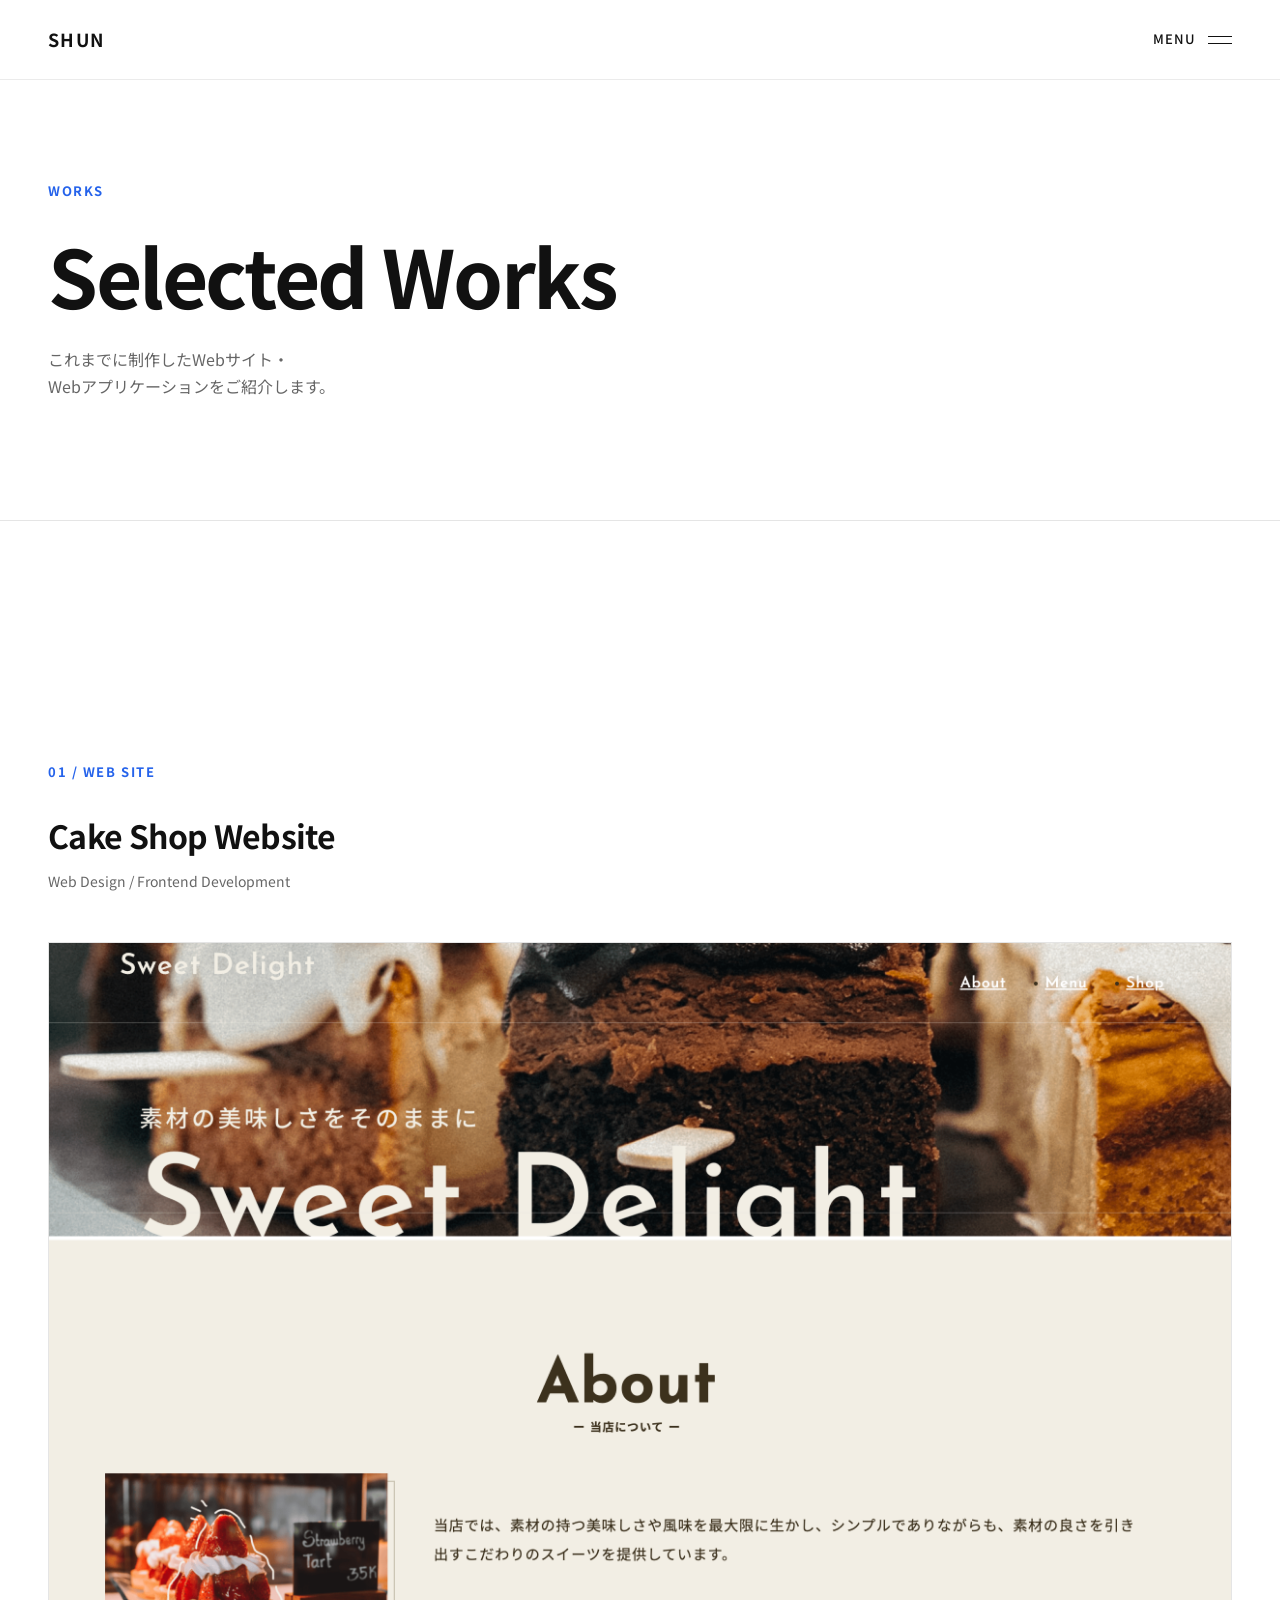
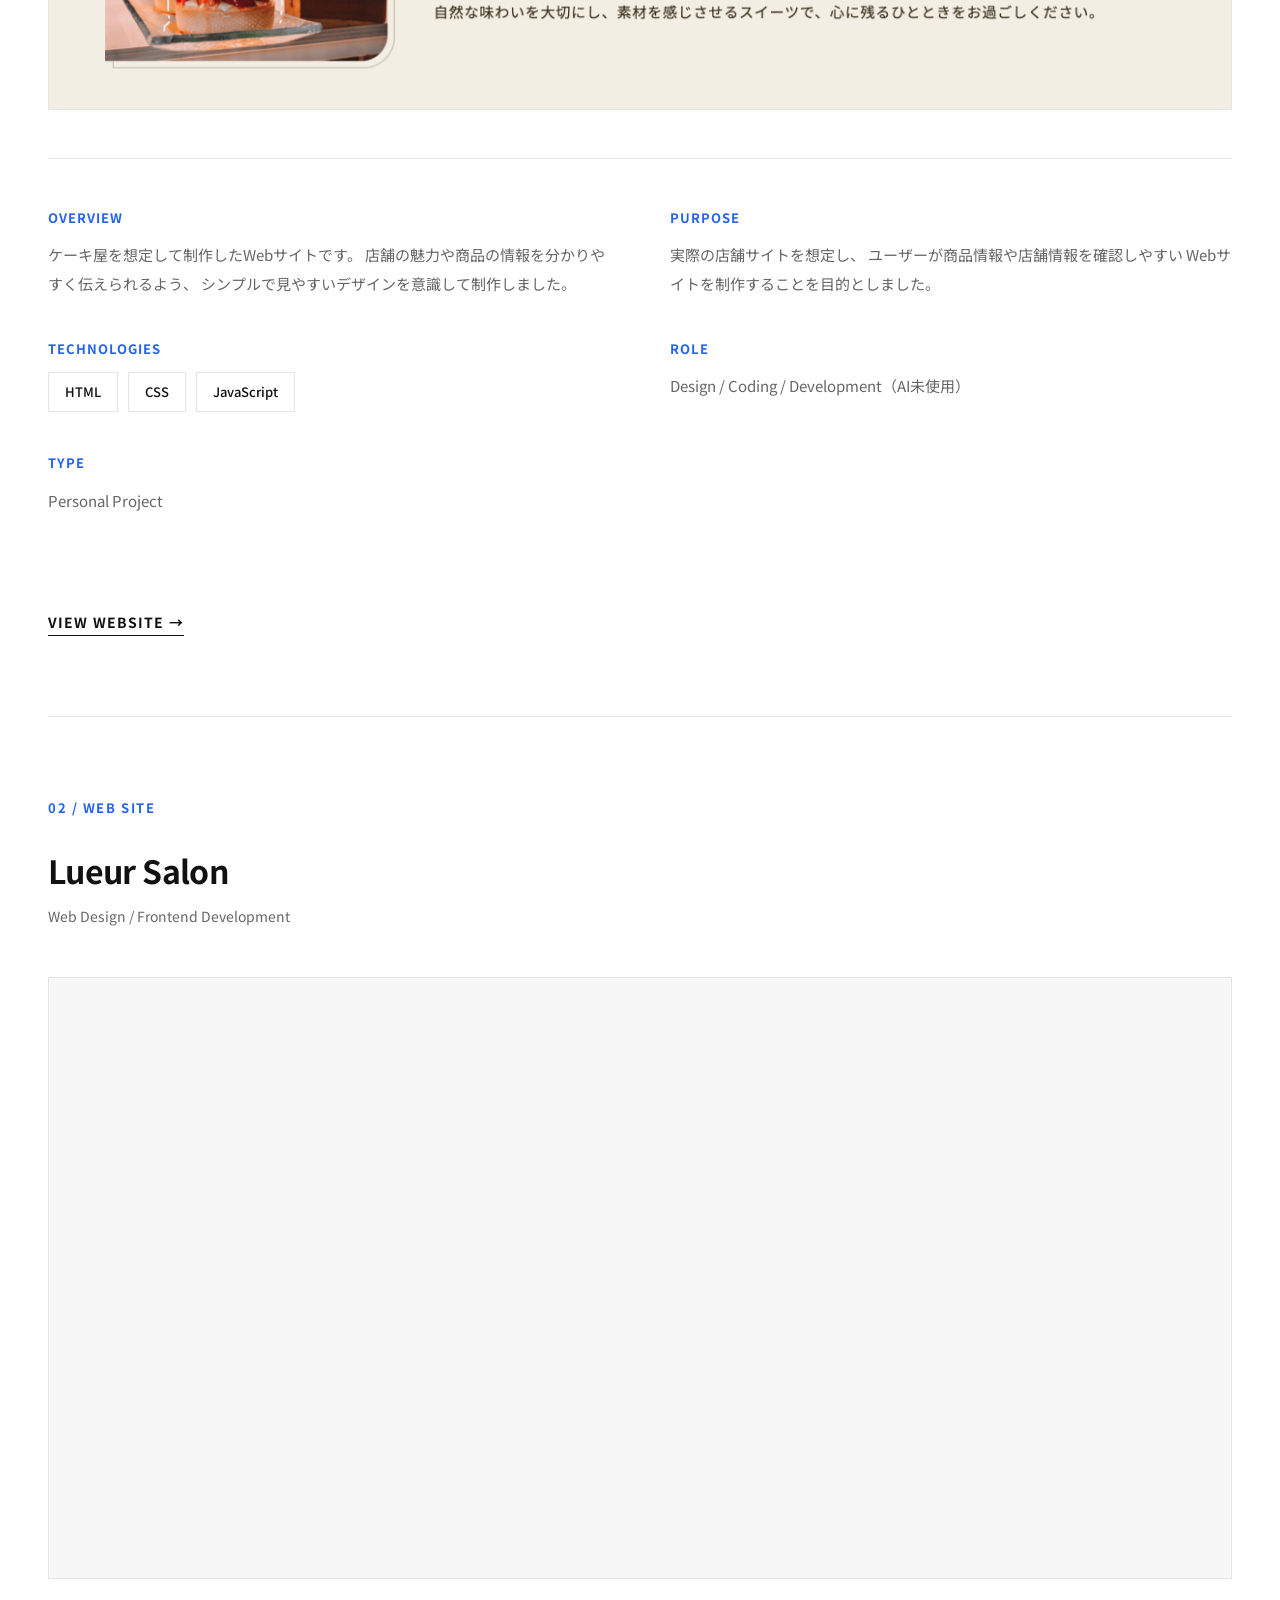
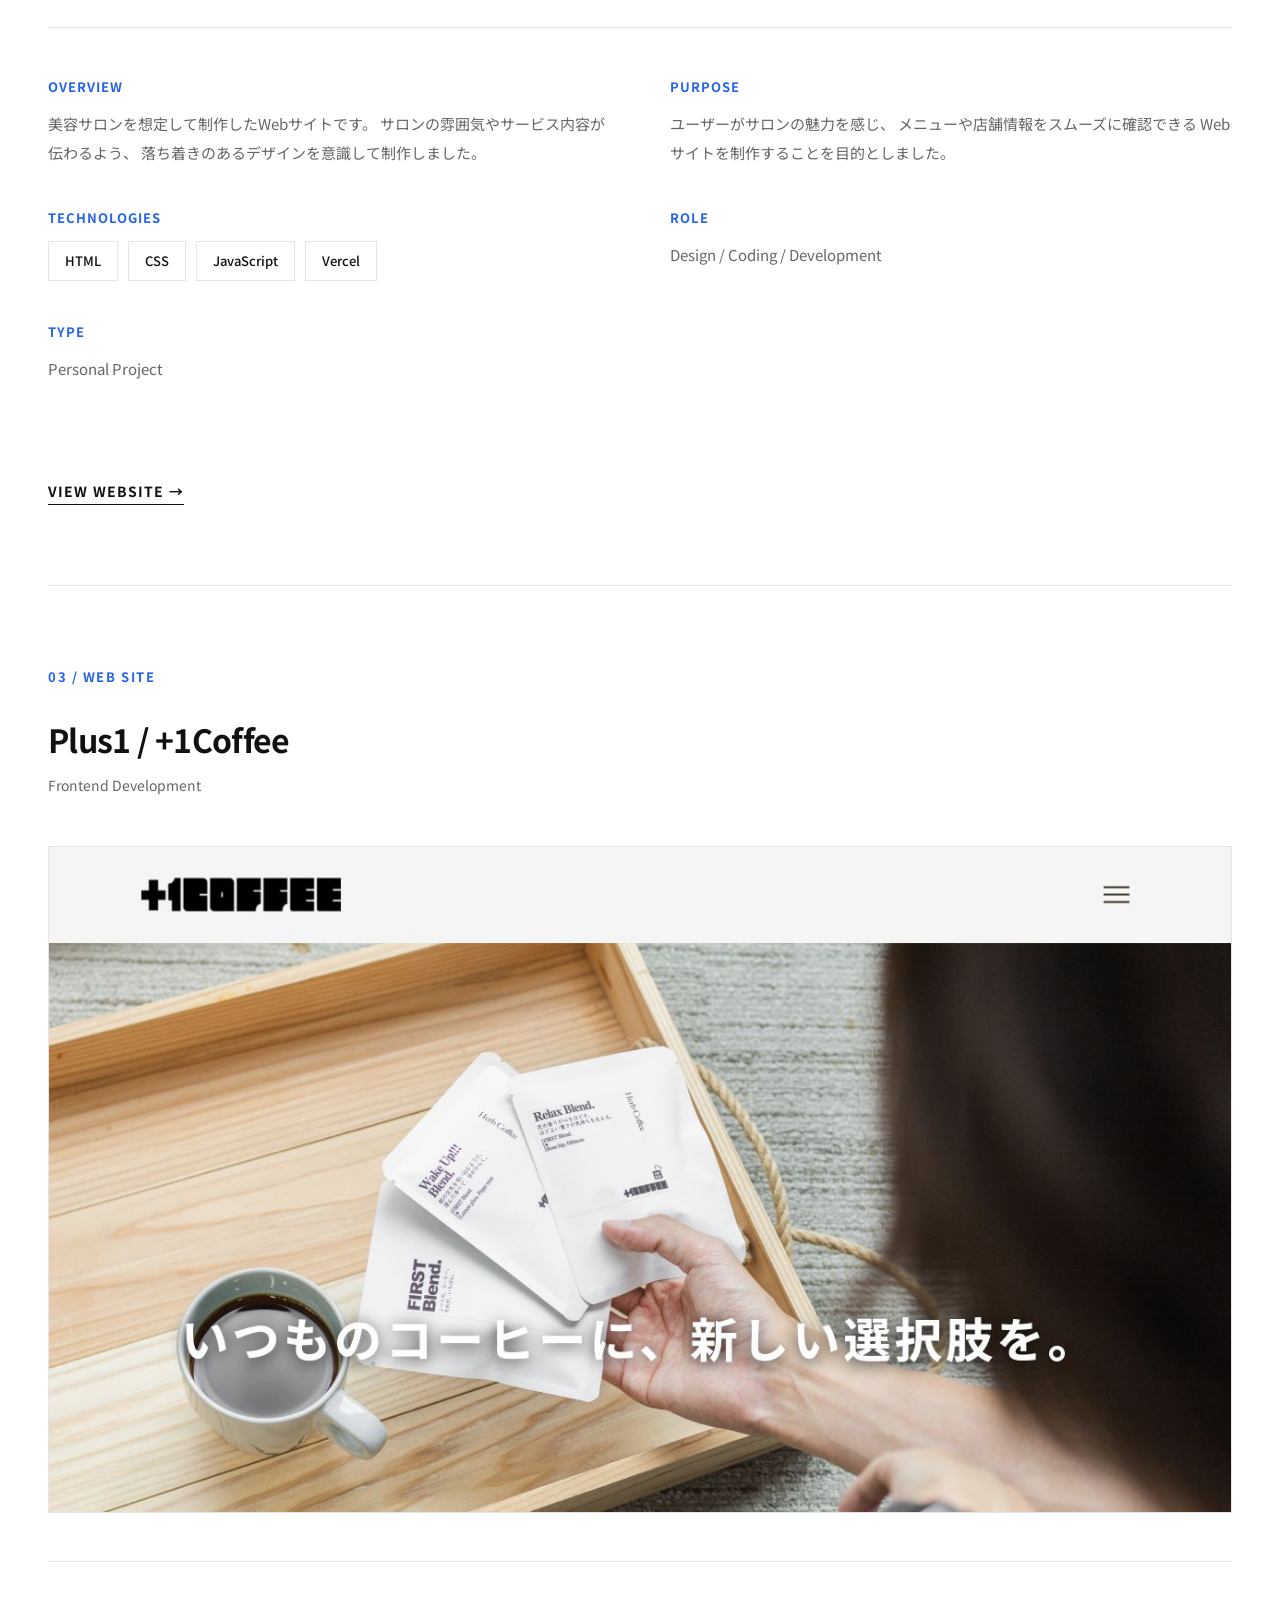
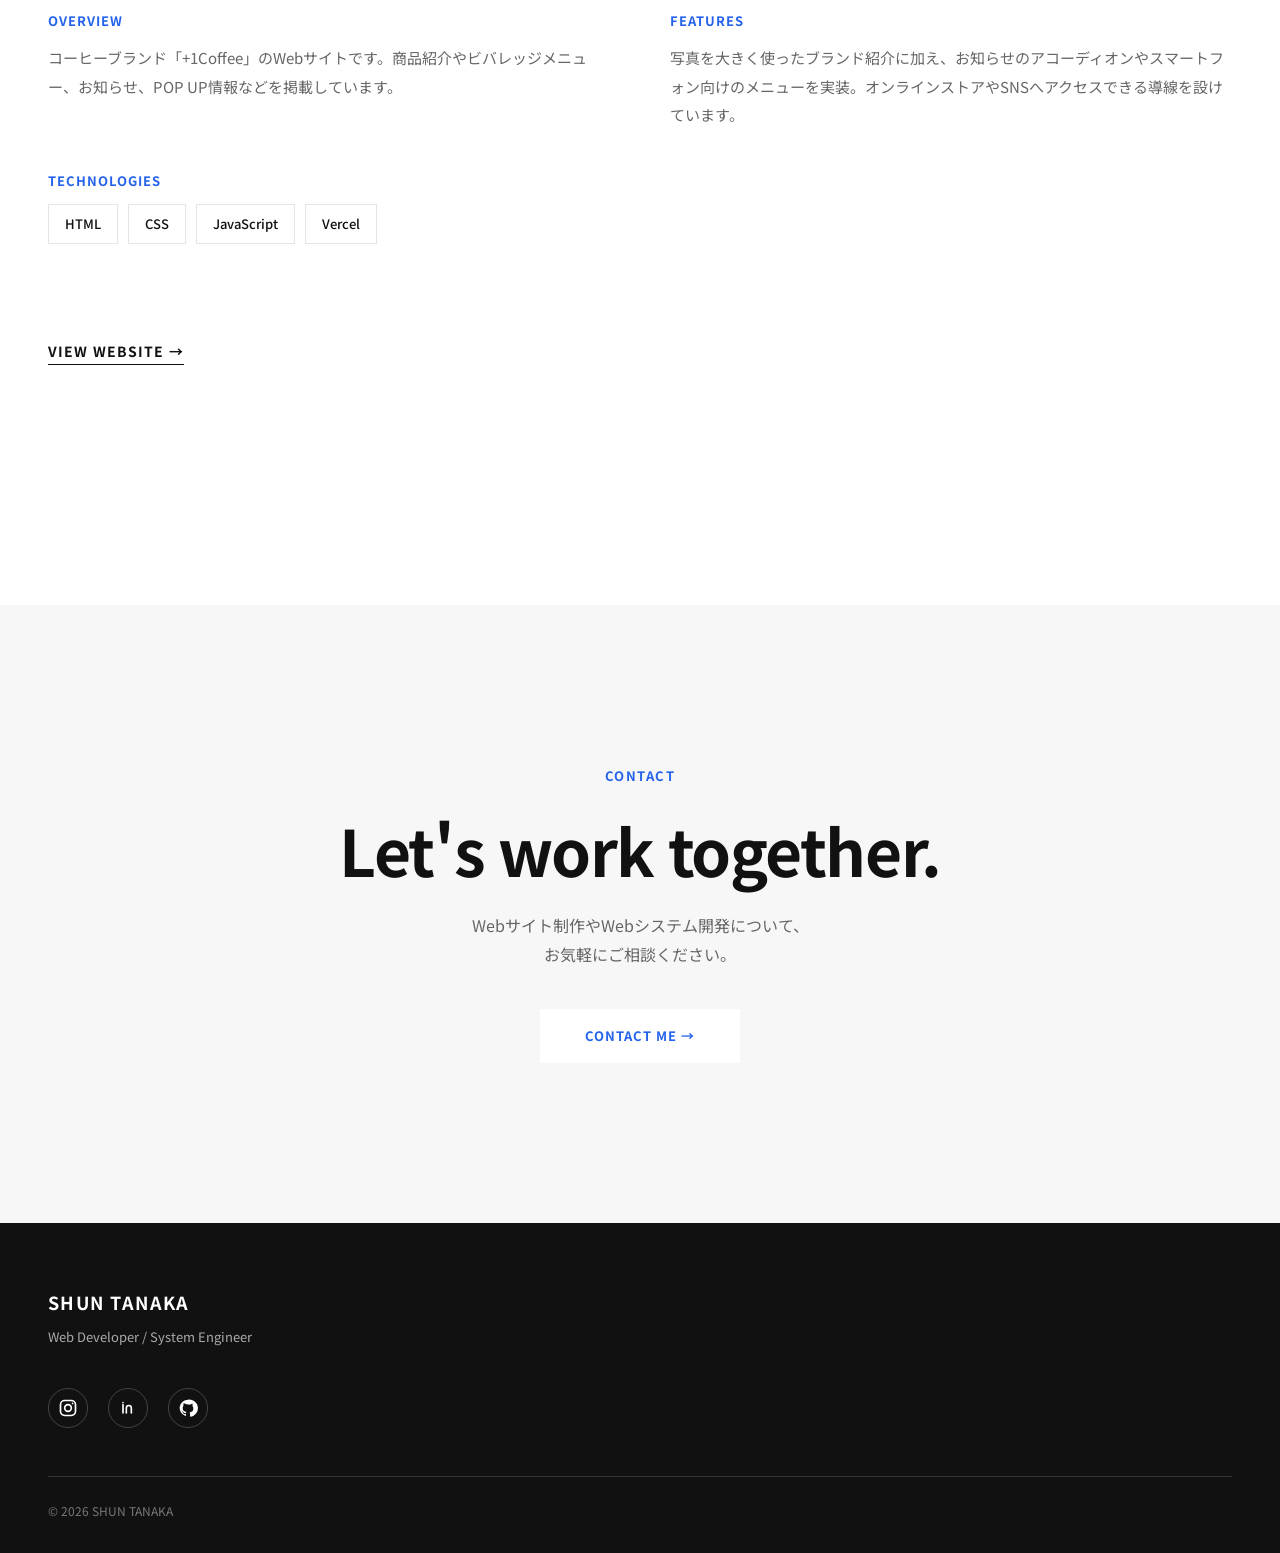
<file: works.html>
<!doctype html>
<html lang="ja">
  <head>
    <meta charset="UTF-8" />
    <meta name="viewport" content="width=device-width, initial-scale=1.0" />

    <title>Works | SHUN TANAKA</title>

    <meta
      name="description"
      content="SHUN TANAKAがこれまでに制作したWebサイト・Webアプリケーションをご紹介します。"
    />

    <!-- Google Fonts -->
    <link rel="preconnect" href="https://fonts.googleapis.com" />
    <link rel="preconnect" href="https://fonts.gstatic.com" crossorigin />

    <link
      href="https://fonts.googleapis.com/css2?family=Noto+Sans+JP:wght@400;500;700&display=swap"
      rel="stylesheet"
    />

    <!-- CSS -->
    <link rel="stylesheet" href="../css/style.css" />
    <link rel="stylesheet" href="../css/works.css" />

    <!-- JavaScript -->
    <script src="../js/main.js" defer></script>
  </head>

  <body>
    <!-- Header -->
    <div id="header"></div>

    <main>
      <!-- Page Hero -->
      <section class="page-hero">
        <div class="section__inner">
          <p class="section__eyebrow">WORKS</p>

          <h1 class="page-hero__title">Selected Works</h1>

          <p class="page-hero__description">
            これまでに制作したWebサイト・<br />
            Webアプリケーションをご紹介します。
          </p>
        </div>
      </section>

      <!-- Works -->
      <section class="works-page">
        <div class="section__inner">
          <!-- Work 01 -->
          <article class="work-detail">
            <div class="work-detail__header">
              <p class="section__eyebrow">01 / WEB SITE</p>

              <h2 class="work-detail__title">Cake Shop Website</h2>

              <p class="work-detail__category">
                Web Design / Frontend Development
              </p>
            </div>

            <!-- Website Preview -->
            <div class="work-detail__preview">
              <a
                href="https://shun-0213.github.io/cake-shop/"
                target="_blank"
                rel="noopener noreferrer"
              >
                <img src="../img/cake-shop.png" alt="Cake Shop Website" />
              </a>
            </div>

            <!-- Description -->
            <div class="work-detail__content">
              <div class="work-detail__section">
                <h3>Overview</h3>

                <p>
                  ケーキ屋を想定して制作したWebサイトです。
                  店舗の魅力や商品の情報を分かりやすく伝えられるよう、
                  シンプルで見やすいデザインを意識して制作しました。
                </p>
              </div>

              <div class="work-detail__section">
                <h3>Purpose</h3>

                <p>
                  実際の店舗サイトを想定し、
                  ユーザーが商品情報や店舗情報を確認しやすい
                  Webサイトを制作することを目的としました。
                </p>
              </div>

              <div class="work-detail__section">
                <h3>Technologies</h3>

                <div class="work-detail__skills">
                  <span>HTML</span>
                  <span>CSS</span>
                  <span>JavaScript</span>
                </div>
              </div>

              <div class="work-detail__section">
                <h3>Role</h3>

                <p>Design / Coding / Development（AI未使用）</p>
              </div>

              <div class="work-detail__section">
                <h3>Type</h3>

                <p>Personal Project</p>
              </div>
            </div>

            <!-- Link -->
            <div class="work-detail__link">
              <a
                href="https://shun-0213.github.io/cake-shop/"
                target="_blank"
                rel="noopener noreferrer"
                class="section__link"
              >
                VIEW WEBSITE →
              </a>
            </div>
          </article>

          <!-- Work 02 -->
          <article class="work-detail">
            <div class="work-detail__header">
              <p class="section__eyebrow">02 / WEB SITE</p>

              <h2 class="work-detail__title">Lueur Salon</h2>

              <p class="work-detail__category">
                Web Design / Frontend Development
              </p>
            </div>

            <div class="work-detail__preview">
              <a
                href="https://lueur-salon-nine.vercel.app/"
                target="_blank"
                rel="noopener noreferrer"
              >
                <iframe
                  src="https://lueur-salon-nine.vercel.app/"
                  title="Lueur Salon Website Preview"
                  loading="lazy"
                  style="
                    display: block;
                    width: 100%;
                    height: 600px;
                    border: none;
                    pointer-events: none;
                  "
                ></iframe>
              </a>
            </div>

            <div class="work-detail__content">
              <div class="work-detail__section">
                <h3>Overview</h3>

                <p>
                  美容サロンを想定して制作したWebサイトです。
                  サロンの雰囲気やサービス内容が伝わるよう、
                  落ち着きのあるデザインを意識して制作しました。
                </p>
              </div>

              <div class="work-detail__section">
                <h3>Purpose</h3>

                <p>
                  ユーザーがサロンの魅力を感じ、
                  メニューや店舗情報をスムーズに確認できる
                  Webサイトを制作することを目的としました。
                </p>
              </div>

              <div class="work-detail__section">
                <h3>Technologies</h3>

                <div class="work-detail__skills">
                  <span>HTML</span>
                  <span>CSS</span>
                  <span>JavaScript</span>
                  <span>Vercel</span>
                </div>
              </div>

              <div class="work-detail__section">
                <h3>Role</h3>

                <p>Design / Coding / Development</p>
              </div>

              <div class="work-detail__section">
                <h3>Type</h3>

                <p>Personal Project</p>
              </div>
            </div>

            <div class="work-detail__link">
              <a
                href="https://lueur-salon-nine.vercel.app/"
                target="_blank"
                rel="noopener noreferrer"
                class="section__link"
              >
                VIEW WEBSITE →
              </a>
            </div>
          </article>

          <!-- Work 03 -->
          <article class="work-detail" id="plus1">
            <div class="work-detail__header">
              <p class="section__eyebrow">03 / WEB SITE</p>
              <h2 class="work-detail__title">Plus1 / +1Coffee</h2>
              <p class="work-detail__category">Frontend Development</p>
            </div>
            <div class="work-detail__preview">
              <a href="https://plus1-omega.vercel.app/" target="_blank" rel="noopener noreferrer">
                <img src="./img/plus1.png" alt="Plus1（+1Coffee）のトップページ" width="1280" height="720" loading="lazy" />
              </a>
            </div>
            <div class="work-detail__content">
              <div class="work-detail__section">
                <h3>Overview</h3>
                <p>コーヒーブランド「+1Coffee」のWebサイトです。商品紹介やビバレッジメニュー、お知らせ、POP UP情報などを掲載しています。</p>
              </div>
              <div class="work-detail__section">
                <h3>Features</h3>
                <p>写真を大きく使ったブランド紹介に加え、お知らせのアコーディオンやスマートフォン向けのメニューを実装。オンラインストアやSNSへアクセスできる導線を設けています。</p>
              </div>
              <div class="work-detail__section">
                <h3>Technologies</h3>
                <div class="work-detail__skills">
                  <span>HTML</span><span>CSS</span><span>JavaScript</span><span>Vercel</span>
                </div>
              </div>
            </div>
            <div class="work-detail__link">
              <a href="https://plus1-omega.vercel.app/" target="_blank" rel="noopener noreferrer" class="section__link">VIEW WEBSITE →</a>
            </div>
          </article>
        </div>
      </section>

      <!-- Contact -->
      <section class="work-contact">
        <div class="section__inner">
          <p class="section__eyebrow">CONTACT</p>

          <h2 class="section__title">Let's work together.</h2>

          <p class="work-contact__description">
            Webサイト制作やWebシステム開発について、<br />
            お気軽にご相談ください。
          </p>

          <a href="./contact.html" class="contact__button"> CONTACT ME → </a>
        </div>
      </section>
    </main>

    <!-- Footer -->
    <div id="footer"></div>
  </body>
</html>
</file>
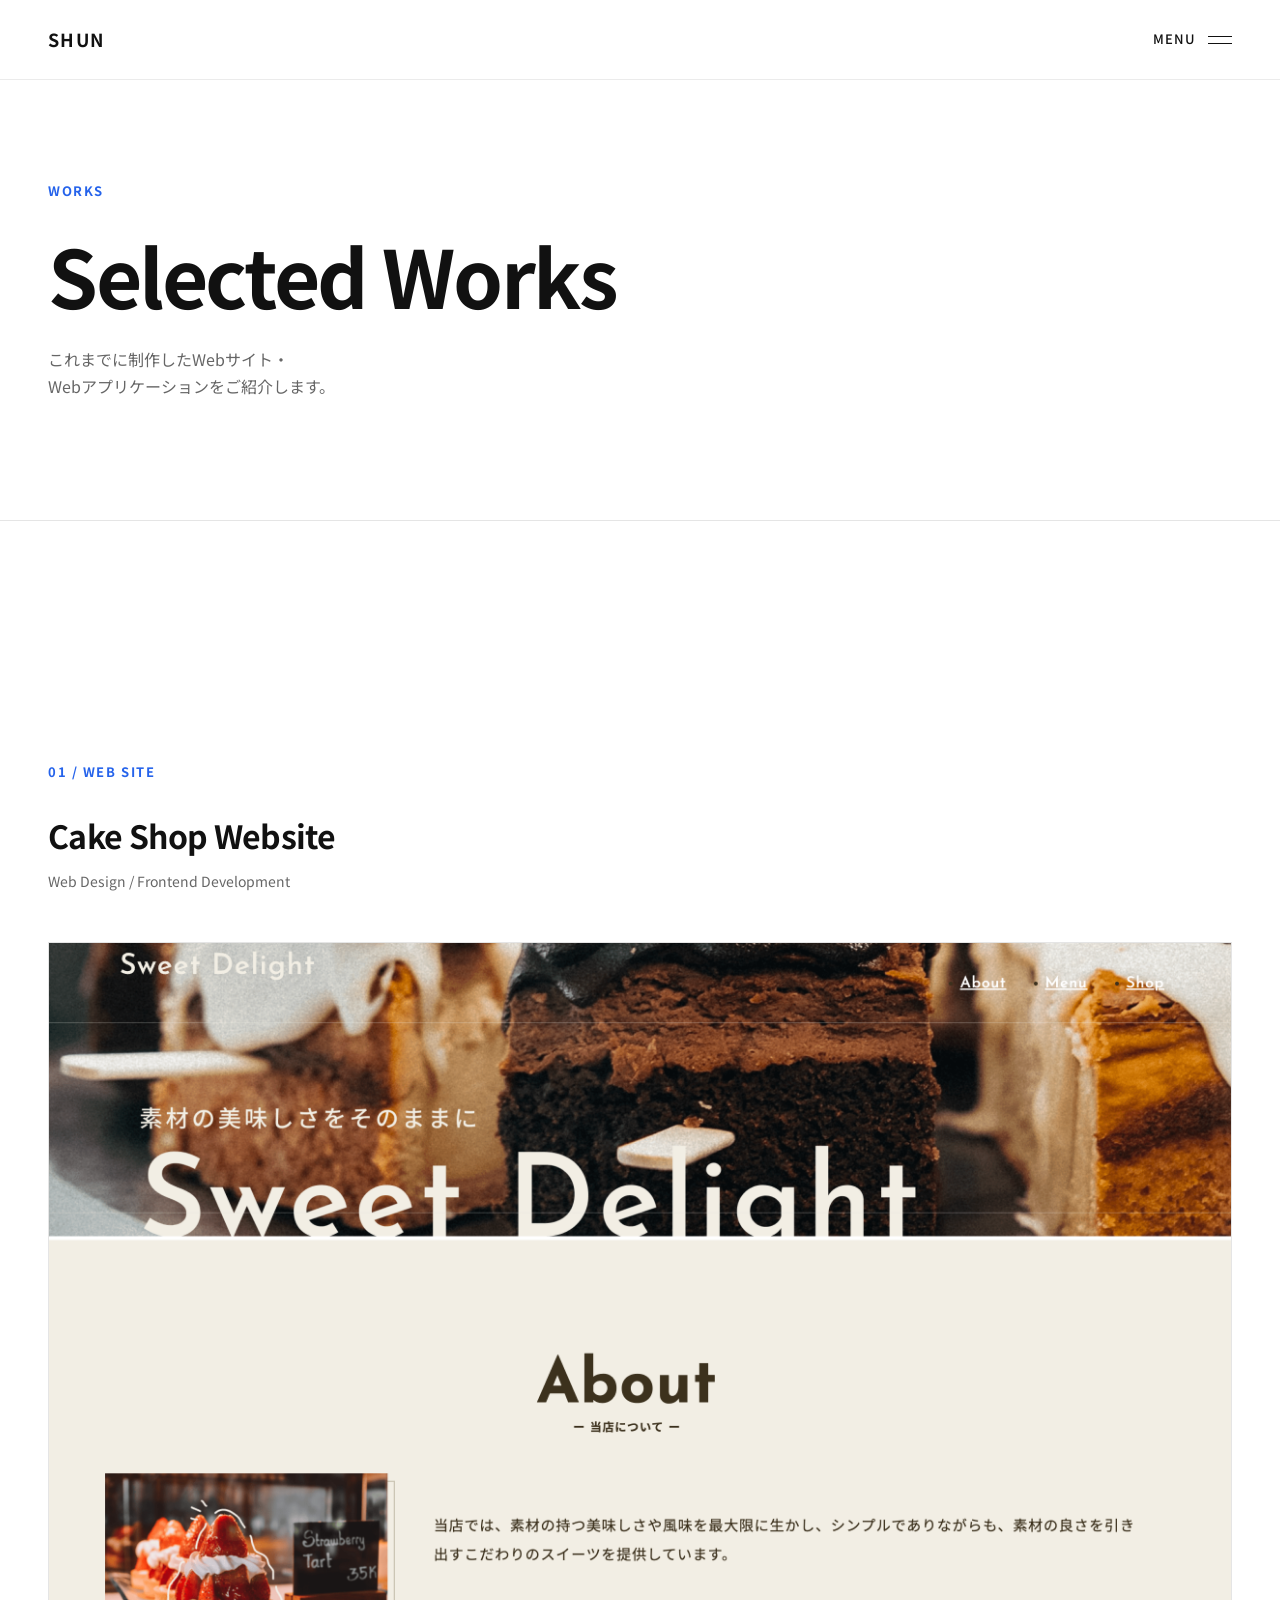
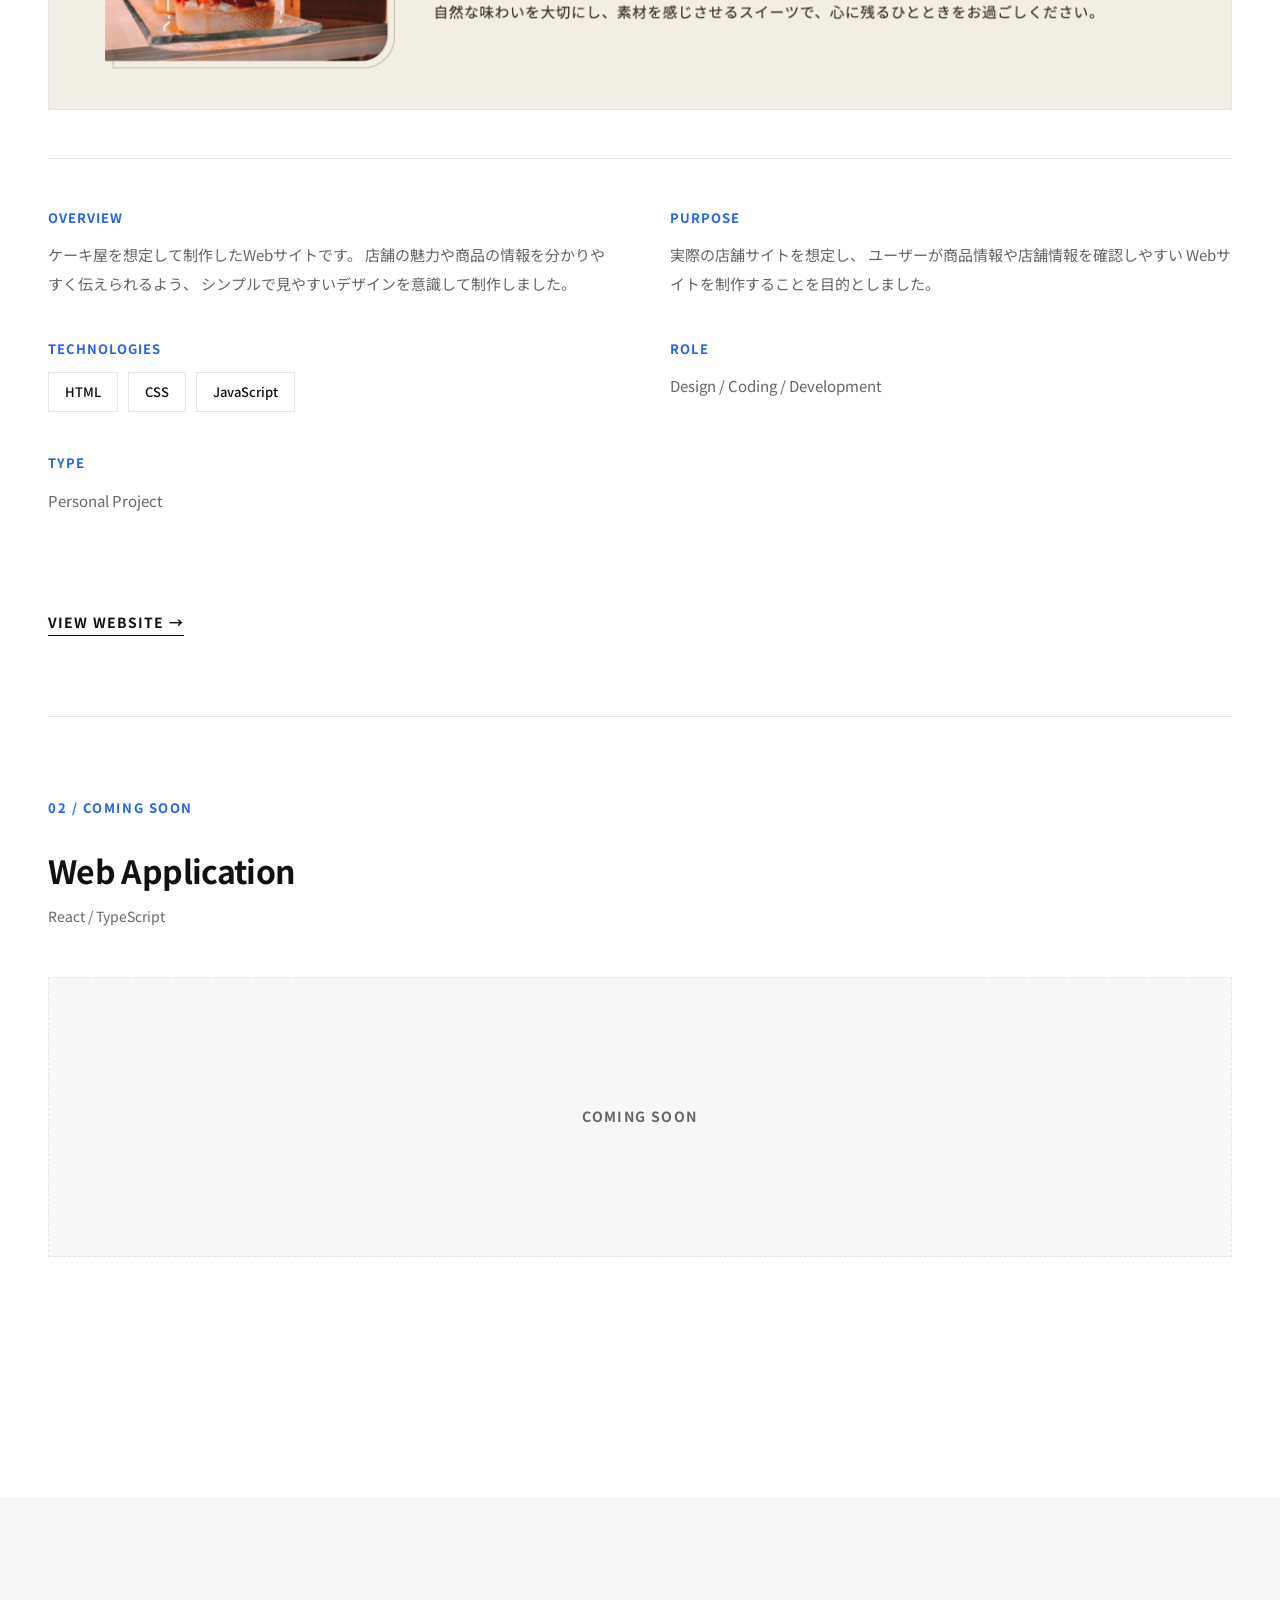
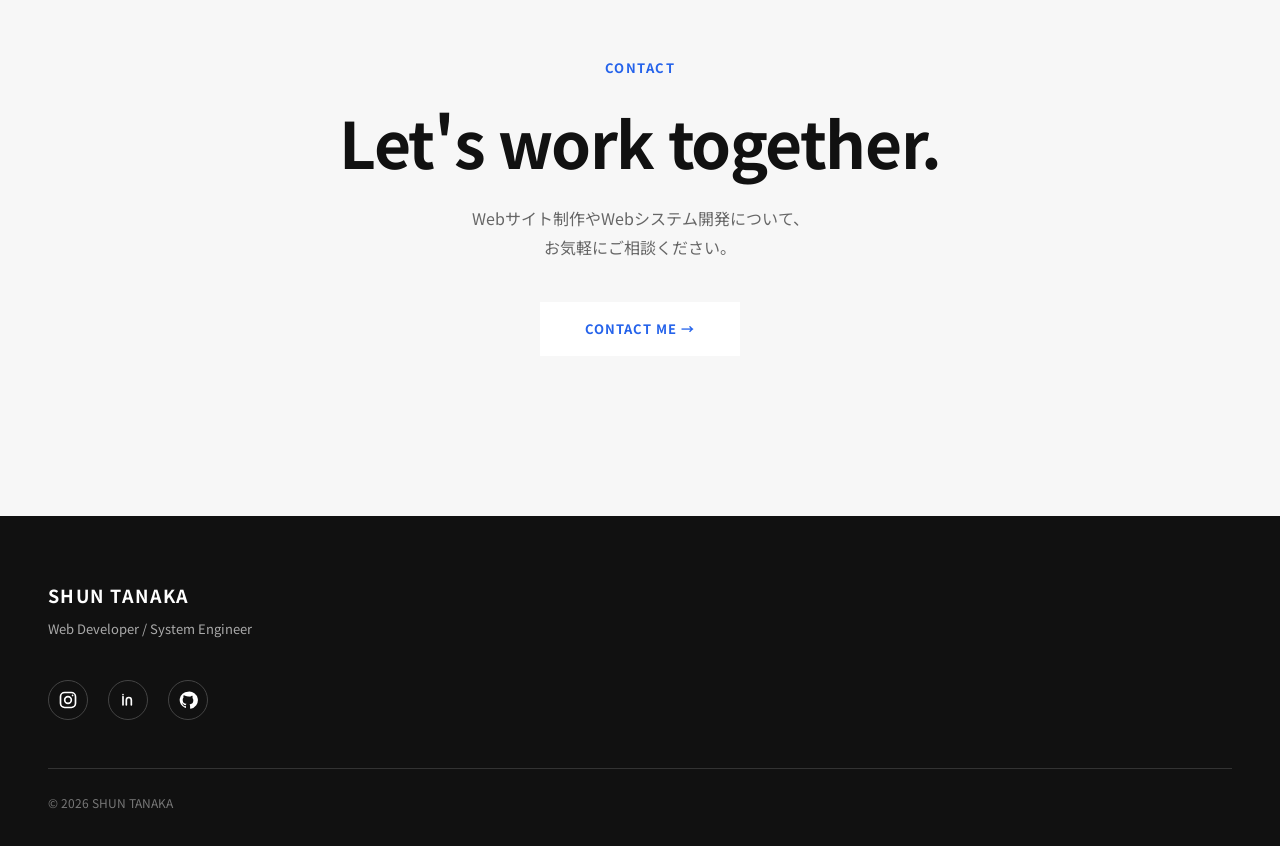
<file: html/works.html>
<!doctype html>
<html lang="ja">
  <head>
    <meta charset="UTF-8" />
    <meta name="viewport" content="width=device-width, initial-scale=1.0" />

    <title>Works | SHUN TANAKA</title>

    <meta
      name="description"
      content="SHUN TANAKAがこれまでに制作したWebサイト・Webアプリケーションをご紹介します。"
    />

    <!-- Google Fonts -->
    <link rel="preconnect" href="https://fonts.googleapis.com" />
    <link rel="preconnect" href="https://fonts.gstatic.com" crossorigin />

    <link
      href="https://fonts.googleapis.com/css2?family=Noto+Sans+JP:wght@400;500;700&display=swap"
      rel="stylesheet"
    />

    <!-- CSS -->
    <link rel="stylesheet" href="../css/style.css" />
    <link rel="stylesheet" href="../css/works.css" />

    <!-- JavaScript -->
    <script src="../js/main.js" defer></script>
  </head>

  <body>
    <!-- Header -->
    <div id="header"></div>

    <main>
      <!-- Page Hero -->
      <section class="page-hero">
        <div class="section__inner">
          <p class="section__eyebrow">WORKS</p>

          <h1 class="page-hero__title">Selected Works</h1>

          <p class="page-hero__description">
            これまでに制作したWebサイト・<br />
            Webアプリケーションをご紹介します。
          </p>
        </div>
      </section>

      <!-- Works -->
      <section class="works-page">
        <div class="section__inner">
          <!-- Work 01 -->
          <article class="work-detail">
            <div class="work-detail__header">
              <p class="section__eyebrow">01 / WEB SITE</p>

              <h2 class="work-detail__title">Cake Shop Website</h2>

              <p class="work-detail__category">
                Web Design / Frontend Development
              </p>
            </div>

            <!-- Website Preview -->
            <div class="work-detail__preview">
              <a
                href="https://shun-0213.github.io/cake-shop/"
                target="_blank"
                rel="noopener noreferrer"
              >
                <img src="../img/cake-shop.png" alt="Cake Shop Website" />
              </a>
            </div>

            <!-- Description -->
            <div class="work-detail__content">
              <div class="work-detail__section">
                <h3>Overview</h3>

                <p>
                  ケーキ屋を想定して制作したWebサイトです。
                  店舗の魅力や商品の情報を分かりやすく伝えられるよう、
                  シンプルで見やすいデザインを意識して制作しました。
                </p>
              </div>

              <div class="work-detail__section">
                <h3>Purpose</h3>

                <p>
                  実際の店舗サイトを想定し、
                  ユーザーが商品情報や店舗情報を確認しやすい
                  Webサイトを制作することを目的としました。
                </p>
              </div>

              <div class="work-detail__section">
                <h3>Technologies</h3>

                <div class="work-detail__skills">
                  <span>HTML</span>
                  <span>CSS</span>
                  <span>JavaScript</span>
                </div>
              </div>

              <div class="work-detail__section">
                <h3>Role</h3>

                <p>Design / Coding / Development</p>
              </div>

              <div class="work-detail__section">
                <h3>Type</h3>

                <p>Personal Project</p>
              </div>
            </div>

            <!-- Link -->
            <div class="work-detail__link">
              <a
                href="https://shun-0213.github.io/cake-shop/"
                target="_blank"
                rel="noopener noreferrer"
                class="section__link"
              >
                VIEW WEBSITE →
              </a>
            </div>
          </article>

          <!-- Work 02 -->
          <article class="work-detail work-detail--placeholder">
            <div class="work-detail__header">
              <p class="section__eyebrow">02 / COMING SOON</p>

              <h2 class="work-detail__title">Web Application</h2>

              <p class="work-detail__category">React / TypeScript</p>
            </div>

            <div class="work-detail__placeholder">
              <p>COMING SOON</p>
            </div>
          </article>
        </div>
      </section>

      <!-- Contact -->
      <section class="work-contact">
        <div class="section__inner">
          <p class="section__eyebrow">CONTACT</p>

          <h2 class="section__title">Let's work together.</h2>

          <p class="work-contact__description">
            Webサイト制作やWebシステム開発について、<br />
            お気軽にご相談ください。
          </p>

          <a href="./contact.html" class="contact__button"> CONTACT ME → </a>
        </div>
      </section>
    </main>

    <!-- Footer -->
    <div id="footer"></div>
  </body>
</html>
</file>
<file: css/style.css>
/* ========================================
   Reset
======================================== */

* {
  margin: 0;
  padding: 0;
  box-sizing: border-box;
}

html {
  scroll-behavior: smooth;
}

body {
  font-family: "Noto Sans JP", sans-serif;
  color: #111111;
  background-color: #ffffff;
  line-height: 1.7;
}

a {
  color: inherit;
  text-decoration: none;
}

button {
  font: inherit;
}

img {
  display: block;
  max-width: 100%;
}

/* ========================================
   Variables
======================================== */

:root {
  --color-primary: #2563eb;
  --color-text: #111111;
  --color-text-sub: #666666;
  --color-background: #ffffff;
  --color-background-sub: #f7f7f7;
  --color-border: #e5e5e5;

  --max-width: 1200px;
  --spacing-section: 160px;
}

/* ========================================
   Common
======================================== */

.section__inner {
  width: min(100% - 96px, var(--max-width));
  margin: 0 auto;
}

.section__eyebrow {
  margin-bottom: 24px;

  color: var(--color-primary);
  font-size: 13px;
  font-weight: 700;
  letter-spacing: 0.12em;
}

.section__title {
  margin-bottom: 24px;

  font-size: clamp(36px, 5vw, 64px);
  font-weight: 700;
  line-height: 1.2;
  letter-spacing: -0.02em;
}

.section__description {
  margin-bottom: 64px;

  color: var(--color-text-sub);
  font-size: 16px;
}

.section__link {
  display: inline-block;
  margin-top: 56px;

  color: var(--color-text);
  font-size: 14px;
  font-weight: 700;
  letter-spacing: 0.08em;

  border-bottom: 1px solid var(--color-text);

  transition:
    color 0.3s ease,
    border-color 0.3s ease;
}

.section__link:hover {
  color: var(--color-primary);
  border-color: var(--color-primary);
}

/* ========================================
   Header
======================================== */

.header {
  position: fixed;
  top: 0;
  left: 0;
  z-index: 1000;

  width: 100%;
  height: 80px;

  background-color: rgba(255, 255, 255, 0.9);
  border-bottom: 1px solid rgba(0, 0, 0, 0.08);

  backdrop-filter: blur(10px);
}

.header__inner {
  display: flex;
  align-items: center;
  justify-content: space-between;

  width: min(100% - 96px, var(--max-width));
  height: 100%;
  margin: 0 auto;
}

.header__logo {
  font-size: 18px;
  font-weight: 700;
  letter-spacing: 0.08em;
}

.header__menu-button {
  display: flex;
  align-items: center;
  gap: 12px;

  padding: 0;

  color: var(--color-text);
  background-color: transparent;
  border: none;

  cursor: pointer;
}

.header__menu-text {
  font-size: 13px;
  font-weight: 500;
  letter-spacing: 0.08em;
}

.header__menu-icon {
  display: flex;
  flex-direction: column;
  justify-content: center;
  gap: 6px;

  width: 24px;
  height: 24px;
}

.header__menu-icon span {
  display: block;

  width: 24px;
  height: 1px;

  background-color: var(--color-text);

  transition:
    transform 0.3s ease,
    opacity 0.3s ease;
}

/* ========================================
   Header Navigation
======================================== */

.header__navigation {
  position: fixed;
  top: 80px;
  right: 0;

  width: min(400px, 100%);
  height: calc(100vh - 80px);

  padding: 48px;

  background-color: #ffffff;

  border-left: 1px solid var(--color-border);

  transform: translateX(100%);
  visibility: hidden;

  transition:
    transform 0.4s ease,
    visibility 0.4s ease;
}

.header__navigation-list {
  display: flex;
  flex-direction: column;
  gap: 28px;

  list-style: none;
}

.header__navigation-list a {
  display: inline-block;

  font-size: 24px;
  font-weight: 700;

  transition: color 0.3s ease;
}

.header__navigation-list a:hover {
  color: var(--color-primary);
}

/* Navigation Open */

.header.is-menu-open .header__navigation {
  transform: translateX(0);
  visibility: visible;
}

.header.is-menu-open .header__menu-icon span:first-child {
  transform: translateY(3.5px) rotate(45deg);
}

.header.is-menu-open .header__menu-icon span:last-child {
  transform: translateY(-3.5px) rotate(-45deg);
}

/* ========================================
   Hero
======================================== */

.hero {
  display: flex;
  align-items: center;

  min-height: 100vh;
  padding: 160px 0 120px;
}

.hero__inner {
  width: min(100% - 96px, var(--max-width));
  margin: 0 auto;
}

.hero__eyebrow {
  margin-bottom: 32px;

  color: var(--color-primary);
  font-size: 14px;
  font-weight: 700;
  letter-spacing: 0.12em;
}

.hero__title {
  margin-bottom: 40px;

  font-size: 60px;
  font-weight: 700;
  line-height: 1.2;
  letter-spacing: -0.04em;
}

.hero__description {
  margin-bottom: 48px;

  color: var(--color-text-sub);
  font-size: 16px;
  line-height: 2;
}

.hero__button {
  display: inline-flex;
  align-items: center;
  justify-content: center;

  min-width: 180px;
  padding: 16px 28px;

  color: #ffffff;
  background-color: var(--color-text);

  font-size: 13px;
  font-weight: 700;
  letter-spacing: 0.08em;

  transition:
    background-color 0.3s ease,
    transform 0.3s ease;
}

.hero__button:hover {
  background-color: var(--color-primary);
  transform: translateY(-2px);
}

/* ========================================
   Works
======================================== */

.works {
  padding: var(--spacing-section) 0;
  background-color: var(--color-background-sub);
}

.works__list {
  display: grid;
  grid-template-columns: repeat(3, 1fr);
  gap: 32px;
}

.works__item {
  overflow: hidden;
}

.works__item a {
  display: block;
}

.works__image {
  aspect-ratio: 4 / 3;

  margin-bottom: 24px;

  background-color: #dddddd;

  transition: transform 0.4s ease;
}

.works__item a:hover .works__image {
  transform: scale(1.02);
}

.works__title {
  margin-bottom: 8px;

  font-size: 20px;
  font-weight: 700;
}

.works__category {
  color: var(--color-text-sub);
  font-size: 13px;
}

/* ========================================
   Services
======================================== */

.services {
  padding: var(--spacing-section) 0;
}

.services__list {
  display: grid;
  grid-template-columns: repeat(3, 1fr);

  border-top: 1px solid var(--color-border);
}

.services__item {
  padding: 40px 32px 40px 0;

  border-bottom: 1px solid var(--color-border);
}

.services__item + .services__item {
  padding-left: 32px;
  border-left: 1px solid var(--color-border);
}

.services__number {
  display: block;
  margin-bottom: 48px;

  color: var(--color-primary);
  font-size: 14px;
  font-weight: 700;
}

.services__title {
  margin-bottom: 16px;

  font-size: 22px;
  font-weight: 700;
  letter-spacing: 0.02em;
}

.services__description {
  color: var(--color-text-sub);
  font-size: 15px;
}

/* ========================================
   Home About
======================================== */

.about {
  padding: var(--spacing-section) 0;
  background-color: var(--color-background-sub);
}

.about__role {
  margin-bottom: 32px;

  color: var(--color-text-sub);
  font-size: 15px;
  font-weight: 500;
}

.about__description {
  margin-bottom: 40px;

  font-size: 18px;
  line-height: 2;
}

.about__skills {
  display: flex;
  flex-wrap: wrap;
  gap: 12px;
}

.about__skills span {
  padding: 8px 16px;

  font-size: 13px;
  font-weight: 500;

  border: 1px solid var(--color-border);
  background-color: var(--color-background);
}

/* ========================================
   Home Certifications
======================================== */

.certifications {
  padding: var(--spacing-section) 0;
}

.certifications__list {
  display: grid;
  grid-template-columns: repeat(2, 1fr);
  gap: 24px;
}

.certifications__item {
  padding: 32px;

  border: 1px solid var(--color-border);

  transition:
    border-color 0.3s ease,
    transform 0.3s ease;
}

.certifications__item:hover {
  border-color: var(--color-primary);
  transform: translateY(-4px);
}

.certifications__category {
  margin-bottom: 16px;

  color: var(--color-primary);
  font-size: 13px;
  font-weight: 700;
  letter-spacing: 0.08em;
}

.certifications__title {
  margin-bottom: 16px;

  font-size: 18px;
  font-weight: 700;
}

.certifications__year {
  color: var(--color-text-sub);
  font-size: 13px;
}

/* ========================================
   Contact
======================================== */

.contact {
  padding: var(--spacing-section) 0;

  color: #ffffff;
  background-color: var(--color-primary);
}

.contact .section__eyebrow {
  color: #ffffff;
}

.contact__title {
  margin-bottom: 32px;

  font-size: clamp(40px, 6vw, 72px);
  font-weight: 700;
  line-height: 1.2;
}

.contact__description {
  margin-bottom: 48px;

  font-size: 16px;
  line-height: 2;
}

.contact__button {
  display: inline-flex;
  align-items: center;
  justify-content: center;

  min-width: 200px;
  padding: 16px 28px;

  color: var(--color-primary);
  background-color: #ffffff;

  font-size: 13px;
  font-weight: 700;
  letter-spacing: 0.08em;

  transition:
    background-color 0.3s ease,
    color 0.3s ease,
    transform 0.3s ease;
}

.contact__button:hover {
  color: #ffffff;
  background-color: var(--color-text);
  transform: translateY(-2px);
}

/* ----------------------------------------
   Contact Button Group (Instagram / Mail)
---------------------------------------- */

.contact__button-group {
  display: flex;
  flex-wrap: wrap;
  gap: 16px;
}

.contact__button--secondary {
  display: inline-flex;
  align-items: center;
  justify-content: center;

  min-width: 200px;
  padding: 16px 28px;

  font-size: 13px;
  font-weight: 700;
  letter-spacing: 0.08em;

  background-color: transparent;

  transition:
    background-color 0.3s ease,
    color 0.3s ease,
    transform 0.3s ease;
}

.contact__button--secondary:hover {
  transform: translateY(-2px);
}

/* 青背景(.contact)の上で使う場合 */
.contact .contact__button--secondary {
  color: #ffffff;
  border: 1px solid #ffffff;
}

.contact .contact__button--secondary:hover {
  color: var(--color-primary);
  background-color: #ffffff;
}

/* 薄いグレー背景(.work-contact)の上で使う場合 */
.work-contact .contact__button--secondary {
  color: var(--color-text);
  border: 1px solid var(--color-text);
}

.work-contact .contact__button--secondary:hover {
  color: #ffffff;
  background-color: var(--color-text);
}

/* ========================================
   Footer
======================================== */

.footer {
  padding: 64px 0 32px;

  color: #ffffff;
  background-color: #111111;
}

.footer__inner {
  width: min(100% - 96px, var(--max-width));
  margin: 0 auto;
}

.footer__logo {
  display: inline-block;
  margin-bottom: 8px;

  font-size: 18px;
  font-weight: 700;
  letter-spacing: 0.08em;
}

.footer__role {
  margin-bottom: 40px;

  color: #aaaaaa;
  font-size: 13px;
}

.footer__social {
  display: flex;
  align-items: center;
  gap: 20px;

  margin-bottom: 48px;
}

.footer__social a {
  display: flex;
  align-items: center;
  justify-content: center;

  width: 40px;
  height: 40px;

  color: #ffffff;

  border: 1px solid #444444;
  border-radius: 50%;

  transition:
    color 0.3s ease,
    background-color 0.3s ease,
    border-color 0.3s ease;
}

.footer__social a:hover {
  color: #111111;
  background-color: #ffffff;
  border-color: #ffffff;
}

.footer__social svg {
  width: 20px;
  height: 20px;
}

.footer__copyright {
  padding-top: 24px;

  color: #777777;
  font-size: 12px;

  border-top: 1px solid #333333;
}

/* ========================================
   Responsive
======================================== */

@media (max-width: 768px) {
  :root {
    --spacing-section: 96px;
  }

  /* Common */

  .section__inner,
  .header__inner,
  .hero__inner,
  .footer__inner {
    width: min(100% - 40px, var(--max-width));
  }

  /* Header */

  .header {
    height: 64px;
  }

  .header__logo {
    font-size: 16px;
  }

  .header__navigation {
    top: 64px;
    height: calc(100vh - 64px);

    padding: 40px 20px;
  }

  .header__navigation-list {
    gap: 24px;
  }

  .header__navigation-list a {
    font-size: 20px;
  }

  /* Hero */

  .hero {
    min-height: 100svh;
    padding: 120px 0 80px;
  }

  .hero__eyebrow {
    margin-bottom: 24px;

    font-size: 12px;
  }

  .hero__title {
    margin-bottom: 28px;

    font-size: clamp(40px, 11vw, 64px);
  }

  .hero__description {
    font-size: 14px;
  }

  /* Works */

  .works__list {
    grid-template-columns: 1fr;
    gap: 48px;
  }

  /* Services */

  .services__list {
    grid-template-columns: 1fr;
  }

  .services__item,
  .services__item + .services__item {
    padding: 32px 0;

    border-left: none;
  }

  .services__number {
    margin-bottom: 32px;
  }

  /* Home About */

  .about__description {
    font-size: 16px;
  }

  /* Certifications */

  .certifications__list {
    grid-template-columns: 1fr;
  }

  /* Contact */

  .contact__description {
    font-size: 14px;
  }

  .contact__button-group {
    flex-direction: column;
  }

  .contact__button,
  .contact__button--secondary {
    width: 100%;
  }

  /* Footer */

  .footer {
    padding-top: 48px;
  }

  .footer__social {
    gap: 16px;
  }

  .footer__social a {
    width: 38px;
    height: 38px;
  }

  .footer__social svg {
    width: 19px;
    height: 19px;
  }
}
</file>
<file: css/about.css>
/* ========================================
   About Page
======================================== */

/* ========================================
   Page Hero
======================================== */

.page-hero {
  padding: 180px 0 120px;

  border-bottom: 1px solid var(--color-border);
}

.page-hero__title {
  margin-bottom: 24px;

  font-size: clamp(48px, 7vw, 80px);
  font-weight: 700;
  line-height: 1.2;
  letter-spacing: -0.03em;
}

.page-hero__description {
  color: var(--color-text-sub);
  font-size: 16px;
}

/* ========================================
   Profile
======================================== */

.about-profile {
  padding: var(--spacing-section) 0;
}

.about-profile__grid {
  display: grid;
  grid-template-columns: 1fr 2fr;
  gap: 80px;
}

.profile-list {
  border-top: 1px solid var(--color-border);
}

.profile-list__item {
  display: grid;
  grid-template-columns: 140px 1fr;
  gap: 24px;

  padding: 24px 0;

  border-bottom: 1px solid var(--color-border);
}

.profile-list__item dt {
  color: var(--color-text-sub);
  font-size: 14px;
  font-weight: 500;
}

.profile-list__item dd {
  font-size: 15px;
}

/* ----------------------------------------
   Profile Photo
---------------------------------------- */

.about-profile__photo {
  width: 180px;
  height: 180px;

  margin: 32px 0;

  overflow: hidden;

  border-radius: 50%;
  border: 1px solid var(--color-border);

  background-color: var(--color-background-sub);
}

.about-profile__photo img {
  display: block;

  width: 100%;
  height: 100%;

  object-fit: cover;
}

/* ----------------------------------------
   Local Specialty (ご当地グルメ)
---------------------------------------- */

.about-profile__local {
  display: flex;
  align-items: center;
  gap: 24px;

  margin-top: 32px;
  padding: 24px;

  border: 1px solid var(--color-border);
  background-color: var(--color-background-sub);
}

.about-profile__local-image {
  flex-shrink: 0;

  width: 96px;
  height: 96px;

  overflow: hidden;

  border-radius: 8px;
  border: 1px solid var(--color-border);

  background-color: var(--color-background);
}

.about-profile__local-image img {
  display: block;

  width: 100%;
  height: 100%;

  object-fit: cover;
}

.about-profile__local-label {
  margin-bottom: 6px;

  color: var(--color-primary);

  font-size: 12px;
  font-weight: 700;
  letter-spacing: 0.08em;
}

.about-profile__local-title {
  margin-bottom: 6px;

  font-size: 16px;
  font-weight: 700;
}

.about-profile__local-description {
  color: var(--color-text-sub);

  font-size: 13px;
  line-height: 1.7;
}

/* ========================================
   Career
======================================== */

.about-career {
  padding: var(--spacing-section) 0;
  background-color: var(--color-background-sub);
}

.career-list {
  margin-top: 64px;

  border-top: 1px solid var(--color-border);
}

.career-list__item {
  display: grid;
  grid-template-columns: 180px 1fr;
  gap: 48px;

  padding: 40px 0;

  border-bottom: 1px solid var(--color-border);
}

.career-list__year {
  color: var(--color-primary);

  font-size: 13px;
  font-weight: 700;
  letter-spacing: 0.08em;
}

.career-list__title {
  margin-bottom: 16px;

  font-size: 20px;
  font-weight: 700;
}

.career-list__description {
  max-width: 700px;

  color: var(--color-text-sub);

  font-size: 15px;
  line-height: 2;
}

/* ========================================
   Work
======================================== */

.about-work {
  padding: var(--spacing-section) 0;
}

.work-description {
  max-width: 720px;

  margin-bottom: 80px;
}

.work-description p {
  margin-bottom: 24px;

  color: var(--color-text-sub);

  font-size: 16px;
  line-height: 2;
}

.work-description p:last-child {
  margin-bottom: 0;
}

.work-skills {
  display: grid;
  grid-template-columns: repeat(3, 1fr);

  border-top: 1px solid var(--color-border);
}

.work-skills__item {
  padding: 40px 32px 40px 0;

  border-bottom: 1px solid var(--color-border);
}

.work-skills__item + .work-skills__item {
  padding-left: 32px;

  border-left: 1px solid var(--color-border);
}

.work-skills__number {
  display: block;

  margin-bottom: 40px;

  color: var(--color-primary);

  font-size: 13px;
  font-weight: 700;
}

.work-skills__item h3 {
  margin-bottom: 12px;

  font-size: 20px;
  font-weight: 700;
}

.work-skills__item p {
  color: var(--color-text-sub);

  font-size: 14px;
}

/* ========================================
   Hobby
======================================== */

.about-hobby {
  padding: var(--spacing-section) 0;
  background-color: var(--color-background-sub);
}

.hobby-list {
  display: grid;
  grid-template-columns: repeat(3, 1fr);

  margin-top: 64px;

  border-top: 1px solid var(--color-border);
}

.hobby-list__item {
  padding: 40px 32px 40px 0;

  border-bottom: 1px solid var(--color-border);
}

.hobby-list__item + .hobby-list__item {
  padding-left: 32px;

  border-left: 1px solid var(--color-border);
}

.hobby-list__number {
  display: block;

  margin-bottom: 40px;

  color: var(--color-primary);

  font-size: 13px;
  font-weight: 700;
}

.hobby-list__item h3 {
  margin-bottom: 12px;

  font-size: 20px;
  font-weight: 700;
}

.hobby-list__item p {
  color: var(--color-text-sub);

  font-size: 14px;
  line-height: 1.8;
}

/* ========================================
   Skills
======================================== */

.about-skills {
  padding: var(--spacing-section) 0;
}

.about-skills__list {
  display: flex;
  flex-wrap: wrap;
  gap: 12px;

  margin-top: 48px;
}

.about-skills__list span {
  padding: 10px 18px;

  font-size: 14px;
  font-weight: 500;

  border: 1px solid var(--color-border);
  background-color: var(--color-background);

  transition:
    color 0.3s ease,
    border-color 0.3s ease,
    background-color 0.3s ease;
}

.about-skills__list span:hover {
  color: var(--color-primary);

  border-color: var(--color-primary);
}

/* ========================================
   Certifications
======================================== */

.about-certifications {
  padding: var(--spacing-section) 0;

  background-color: var(--color-background-sub);
}

/* ----------------------------------------
   Certifications Grid
---------------------------------------- */

.certifications-grid {
  display: grid;
  grid-template-columns: repeat(4, 1fr);
  gap: 24px;

  margin-top: 48px;
}

/* ----------------------------------------
   Certification Card
---------------------------------------- */

.certification-card {
  display: flex;
  flex-direction: column;

  min-width: 0;

  border: 1px solid var(--color-border);
  background-color: var(--color-background);

  transition:
    border-color 0.3s ease,
    transform 0.3s ease;
}

.certification-card:hover {
  border-color: var(--color-primary);

  transform: translateY(-6px);
}

/* ----------------------------------------
   Certification Badge Area
---------------------------------------- */

.certification-card__badge {
  display: flex;
  align-items: center;
  justify-content: center;

  width: 100%;
  height: 220px;

  padding: 20px;

  border-bottom: 1px solid var(--color-border);
  background-color: var(--color-background);
}

/* ----------------------------------------
   Credly Badge
---------------------------------------- */

.certification-card__badge > div:not(.certification-card__badge-placeholder) {
  display: flex;
  align-items: center;
  justify-content: center;

  width: 180px !important;
  height: 180px !important;

  overflow: hidden;
}

/* ----------------------------------------
   Certification Image
---------------------------------------- */

.certification-card__badge img {
  display: block;

  width: 180px;
  height: 180px;

  object-fit: contain;
}

/* ----------------------------------------
   FE Badge
---------------------------------------- */

.certification-card__badge-placeholder {
  display: flex;
  align-items: center;
  justify-content: center;

  width: 180px;
  height: 180px;

  color: var(--color-primary);

  font-size: 42px;
  font-weight: 700;
  letter-spacing: 0.05em;

  border: 1px solid var(--color-border);
  background-color: var(--color-background-sub);
}

/* ----------------------------------------
   Certification Content
---------------------------------------- */

.certification-card__content {
  display: flex;
  flex-direction: column;

  min-height: 150px;

  padding: 24px;
}

/* ----------------------------------------
   Certification Category
---------------------------------------- */

.certification-card__category {
  margin-bottom: 12px;

  color: var(--color-primary);

  font-size: 12px;
  font-weight: 700;
  letter-spacing: 0.1em;
}

/* ----------------------------------------
   Certification Title
---------------------------------------- */

.certification-card__title {
  margin: 0 0 16px;

  font-size: 16px;
  font-weight: 700;
  line-height: 1.6;
}

/* ----------------------------------------
   Certification Year
---------------------------------------- */

.certification-card__year {
  margin-top: auto;

  color: var(--color-text-sub);

  font-size: 13px;
}

/* ========================================
   Responsive
======================================== */

@media (max-width: 1024px) {
  /* ----------------------------------------
     Certifications
  ---------------------------------------- */

  .certifications-grid {
    grid-template-columns: repeat(2, 1fr);
  }
}

@media (max-width: 768px) {
  /* ----------------------------------------
     Page Hero
  ---------------------------------------- */

  .page-hero {
    padding: 140px 0 80px;
  }

  .page-hero__title {
    font-size: clamp(40px, 11vw, 64px);
  }

  .page-hero__description {
    font-size: 14px;
  }

  /* ----------------------------------------
     Profile
  ---------------------------------------- */

  .about-profile__grid {
    grid-template-columns: 1fr;

    gap: 48px;
  }

  .profile-list__item {
    grid-template-columns: 100px 1fr;

    gap: 16px;
  }

  .about-profile__photo {
    width: 140px;
    height: 140px;

    margin: 24px 0;
  }

  .about-profile__local {
    flex-direction: column;
    align-items: flex-start;

    gap: 16px;
  }

  .about-profile__local-image {
    width: 100%;
    height: 160px;
  }

  /* ----------------------------------------
     Career
  ---------------------------------------- */

  .career-list {
    margin-top: 48px;
  }

  .career-list__item {
    grid-template-columns: 1fr;

    gap: 16px;

    padding: 32px 0;
  }

  .career-list__title {
    font-size: 18px;
  }

  .career-list__description {
    font-size: 14px;
  }

  /* ----------------------------------------
     Work
  ---------------------------------------- */

  .work-description {
    margin-bottom: 48px;
  }

  .work-description p {
    font-size: 15px;
  }

  .work-skills {
    grid-template-columns: 1fr;
  }

  .work-skills__item,
  .work-skills__item + .work-skills__item {
    padding: 32px 0;

    border-left: none;
  }

  /* ----------------------------------------
     Hobby
  ---------------------------------------- */

  .hobby-list {
    grid-template-columns: 1fr;

    margin-top: 48px;
  }

  .hobby-list__item,
  .hobby-list__item + .hobby-list__item {
    padding: 32px 0;

    border-left: none;
  }

  /* ----------------------------------------
     Skills
  ---------------------------------------- */

  .about-skills__list {
    gap: 8px;

    margin-top: 40px;
  }

  .about-skills__list span {
    padding: 8px 14px;

    font-size: 13px;
  }

  /* ----------------------------------------
     Certifications
  ---------------------------------------- */

  .certifications-grid {
    grid-template-columns: repeat(2, 1fr);

    gap: 16px;

    margin-top: 40px;
  }

  .certification-card__badge {
    height: 180px;

    padding: 16px;
  }

  .certification-card__badge > div:not(.certification-card__badge-placeholder) {
    width: 140px !important;
    height: 140px !important;
  }

  .certification-card__badge img {
    width: 140px;
    height: 140px;
  }

  .certification-card__badge-placeholder {
    width: 140px;
    height: 140px;

    font-size: 32px;
  }

  .certification-card__content {
    min-height: 140px;

    padding: 20px;
  }

  .certification-card__title {
    font-size: 14px;
  }
}

@media (max-width: 480px) {
  /* ----------------------------------------
     Certifications
  ---------------------------------------- */

  .certifications-grid {
    grid-template-columns: 1fr;
  }

  .certification-card__badge {
    height: 200px;
  }

  .certification-card__badge > div:not(.certification-card__badge-placeholder) {
    width: 160px !important;
    height: 160px !important;
  }

  .certification-card__badge img {
    width: 160px;
    height: 160px;
  }

  .certification-card__badge-placeholder {
    width: 160px;
    height: 160px;
  }

  .certification-card__content {
    min-height: 140px;

    padding: 20px;
  }
}
</file>
<file: css/contact.css>
/* ========================================
   Contact Page
======================================== */

/* ========================================
   Page Hero
======================================== */

.page-hero {
  padding: 180px 0 120px;

  border-bottom: 1px solid var(--color-border);
}

.page-hero__title {
  margin-bottom: 24px;

  font-size: clamp(48px, 7vw, 80px);
  font-weight: 700;
  line-height: 1.2;
  letter-spacing: -0.03em;
}

.page-hero__description {
  color: var(--color-text-sub);
  font-size: 16px;
}

/* ========================================
   Contact
======================================== */

.contact-page {
  padding: var(--spacing-section) 0;
}

.contact-page__intro {
  max-width: 600px;

  margin: 0 auto;

  text-align: center;
}

.contact-page__intro .section__eyebrow,
.contact-page__intro .section__title {
  text-align: center;
}

.contact-page__description {
  margin-top: 24px;

  color: var(--color-text-sub);
  font-size: 15px;
  line-height: 2;
}

/* ----------------------------------------
   Contact Actions (Instagram / Mail)
---------------------------------------- */

.contact-page__actions {
  display: flex;
  justify-content: center;

  margin-top: 56px;
}

.contact-page .contact__button {
  color: #ffffff;
  background-color: var(--color-text);
}

.contact-page .contact__button:hover {
  background-color: var(--color-primary);
}

.contact-page .contact__button--secondary {
  color: var(--color-text);

  border: 1px solid var(--color-text);
}

.contact-page .contact__button--secondary:hover {
  color: #ffffff;

  background-color: var(--color-text);
}

/* ----------------------------------------
   Other Links (GitHub / Instagram profile)
---------------------------------------- */

.contact-page__links {
  display: flex;
  flex-wrap: wrap;
  justify-content: center;
  gap: 24px;

  margin-top: 40px;
}

.contact-page__links a {
  padding-bottom: 8px;

  color: var(--color-text-sub);
  font-size: 13px;
  font-weight: 700;
  letter-spacing: 0.05em;

  border-bottom: 1px solid var(--color-border);

  transition:
    color 0.3s ease,
    border-color 0.3s ease;
}

.contact-page__links a:hover {
  color: var(--color-primary);

  border-color: var(--color-primary);
}

/* ========================================
   Contact Note
======================================== */

.contact-note {
  padding: var(--spacing-section) 0;

  background-color: var(--color-background-sub);
}

.contact-note__description {
  max-width: 720px;

  margin-top: 24px;

  color: var(--color-text-sub);
  font-size: 15px;
  line-height: 2;
}

/* ========================================
   Responsive
======================================== */

@media (max-width: 768px) {
  /* ----------------------------------------
     Page Hero
  ---------------------------------------- */

  .page-hero {
    padding: 140px 0 80px;
  }

  .page-hero__title {
    font-size: clamp(36px, 10vw, 56px);
  }

  /* ----------------------------------------
     Contact
  ---------------------------------------- */

  .contact-page__actions {
    margin-top: 40px;
  }

  .contact__button-group {
    flex-direction: column;

    width: 100%;
  }

  .contact-page .contact__button,
  .contact-page .contact__button--secondary {
    width: 100%;
  }

  .contact-page__links {
    margin-top: 32px;
  }

  /* ----------------------------------------
     Contact Note
  ---------------------------------------- */

  .contact-note__description {
    font-size: 14px;
  }
}
</file>
<file: css/works.css>
/* ========================================
   Works Page
======================================== */

/* ========================================
   Page Hero
======================================== */

.page-hero {
  padding: 180px 0 120px;

  border-bottom: 1px solid var(--color-border);
}

.page-hero__title {
  margin-bottom: 24px;

  font-size: clamp(48px, 7vw, 80px);
  font-weight: 700;
  line-height: 1.2;
  letter-spacing: -0.03em;
}

.page-hero__description {
  color: var(--color-text-sub);
  font-size: 16px;
}

/* ========================================
   Works List
======================================== */

.works-page {
  padding: var(--spacing-section) 0;
}

/* ========================================
   Work Detail
======================================== */

.work-detail {
  padding: 80px 0;

  border-bottom: 1px solid var(--color-border);
}

.work-detail:last-of-type {
  border-bottom: none;
}

/* ----------------------------------------
   Work Detail Header
---------------------------------------- */

.work-detail__header {
  margin-bottom: 48px;
}

.work-detail__title {
  margin: 16px 0 8px;

  font-size: 32px;
  font-weight: 700;
  letter-spacing: -0.02em;
}

.work-detail__category {
  color: var(--color-text-sub);
  font-size: 14px;
}

/* ----------------------------------------
   Work Detail Preview
---------------------------------------- */

.work-detail__preview {
  margin-bottom: 48px;

  overflow: hidden;

  border: 1px solid var(--color-border);
  background-color: var(--color-background-sub);
}

.work-detail__preview a {
  display: block;
}

.work-detail__preview img {
  display: block;

  width: 100%;
  height: auto;

  transition: transform 0.4s ease;
}

.work-detail__preview a:hover img {
  transform: scale(1.03);
}

/* ----------------------------------------
   Work Detail Content
---------------------------------------- */

.work-detail__content {
  display: grid;
  grid-template-columns: repeat(2, 1fr);
  gap: 40px 60px;

  padding-top: 48px;

  border-top: 1px solid var(--color-border);
}

.work-detail__section h3 {
  margin-bottom: 12px;

  color: var(--color-primary);

  font-size: 13px;
  font-weight: 700;
  letter-spacing: 0.08em;
  text-transform: uppercase;
}

.work-detail__section p {
  color: var(--color-text-sub);

  font-size: 15px;
  line-height: 1.9;
}

.work-detail__skills {
  display: flex;
  flex-wrap: wrap;
  gap: 10px;
}

.work-detail__skills span {
  padding: 8px 16px;

  font-size: 13px;
  font-weight: 500;

  border: 1px solid var(--color-border);
  background-color: var(--color-background);
}

/* ----------------------------------------
   Work Detail Link
---------------------------------------- */

.work-detail__link {
  margin-top: 40px;
}

/* ----------------------------------------
   Placeholder (Coming Soon)
---------------------------------------- */

.work-detail--placeholder .work-detail__placeholder {
  display: flex;
  align-items: center;
  justify-content: center;

  height: 280px;

  color: var(--color-text-sub);

  font-size: 14px;
  font-weight: 700;
  letter-spacing: 0.1em;

  border: 1px dashed var(--color-border);
  background-color: var(--color-background-sub);
}

/* ========================================
   Work Contact (CTA)
======================================== */

.work-contact {
  padding: var(--spacing-section) 0;

  text-align: center;

  background-color: var(--color-background-sub);
}

.work-contact__description {
  max-width: 480px;

  margin: 24px auto 40px;

  color: var(--color-text-sub);

  font-size: 16px;
  line-height: 1.8;
}

/* ========================================
   Responsive
======================================== */

@media (max-width: 768px) {
  /* ----------------------------------------
     Page Hero
  ---------------------------------------- */

  .page-hero {
    padding: 140px 0 80px;
  }

  .page-hero__title {
    font-size: clamp(36px, 10vw, 56px);
  }

  /* ----------------------------------------
     Work Detail
  ---------------------------------------- */

  .work-detail {
    padding: 56px 0;
  }

  .work-detail__header {
    margin-bottom: 32px;
  }

  .work-detail__title {
    font-size: 24px;
  }

  .work-detail__preview {
    margin-bottom: 32px;
  }

  .work-detail__content {
    grid-template-columns: 1fr;
    gap: 32px;

    padding-top: 32px;
  }

  .work-detail__section p {
    font-size: 14px;
  }

  .work-detail--placeholder .work-detail__placeholder {
    height: 200px;
  }

  /* ----------------------------------------
     Work Contact
  ---------------------------------------- */

  .work-contact__description {
    font-size: 14px;
  }
}
</file>
